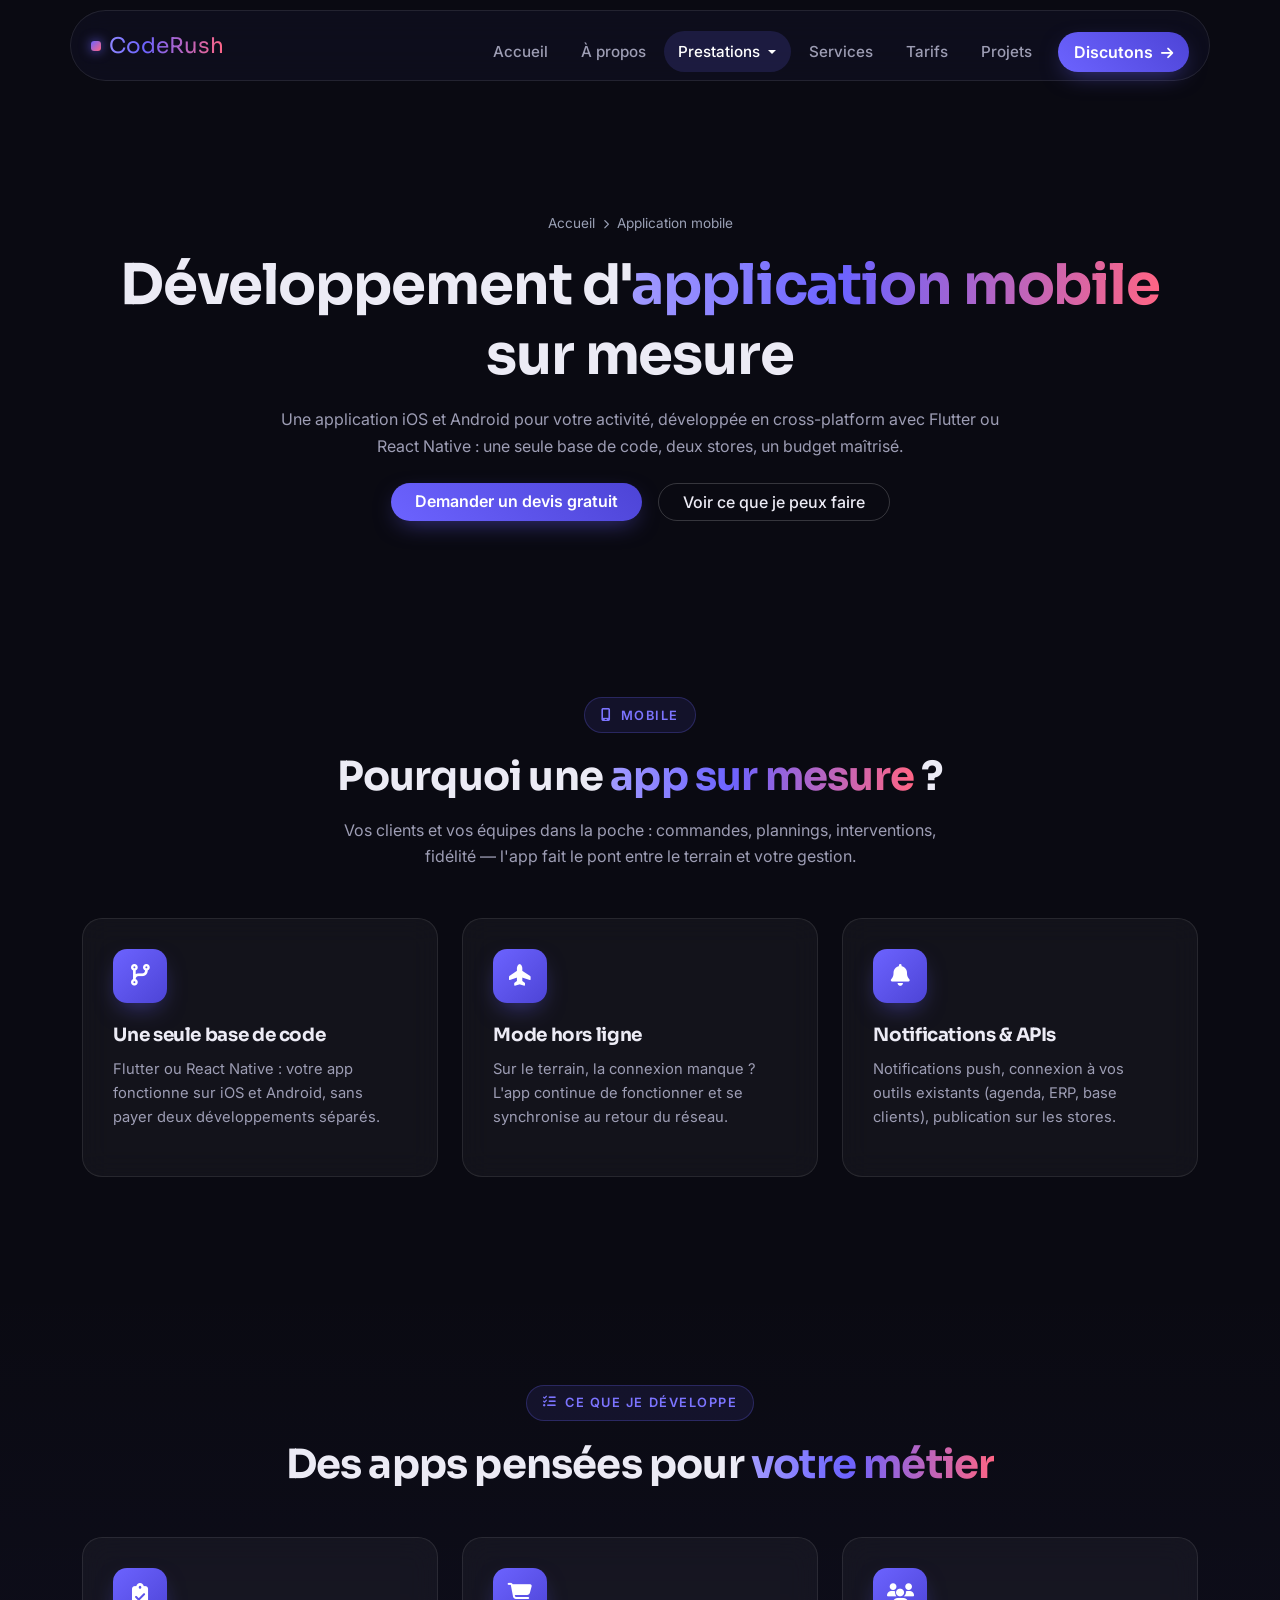
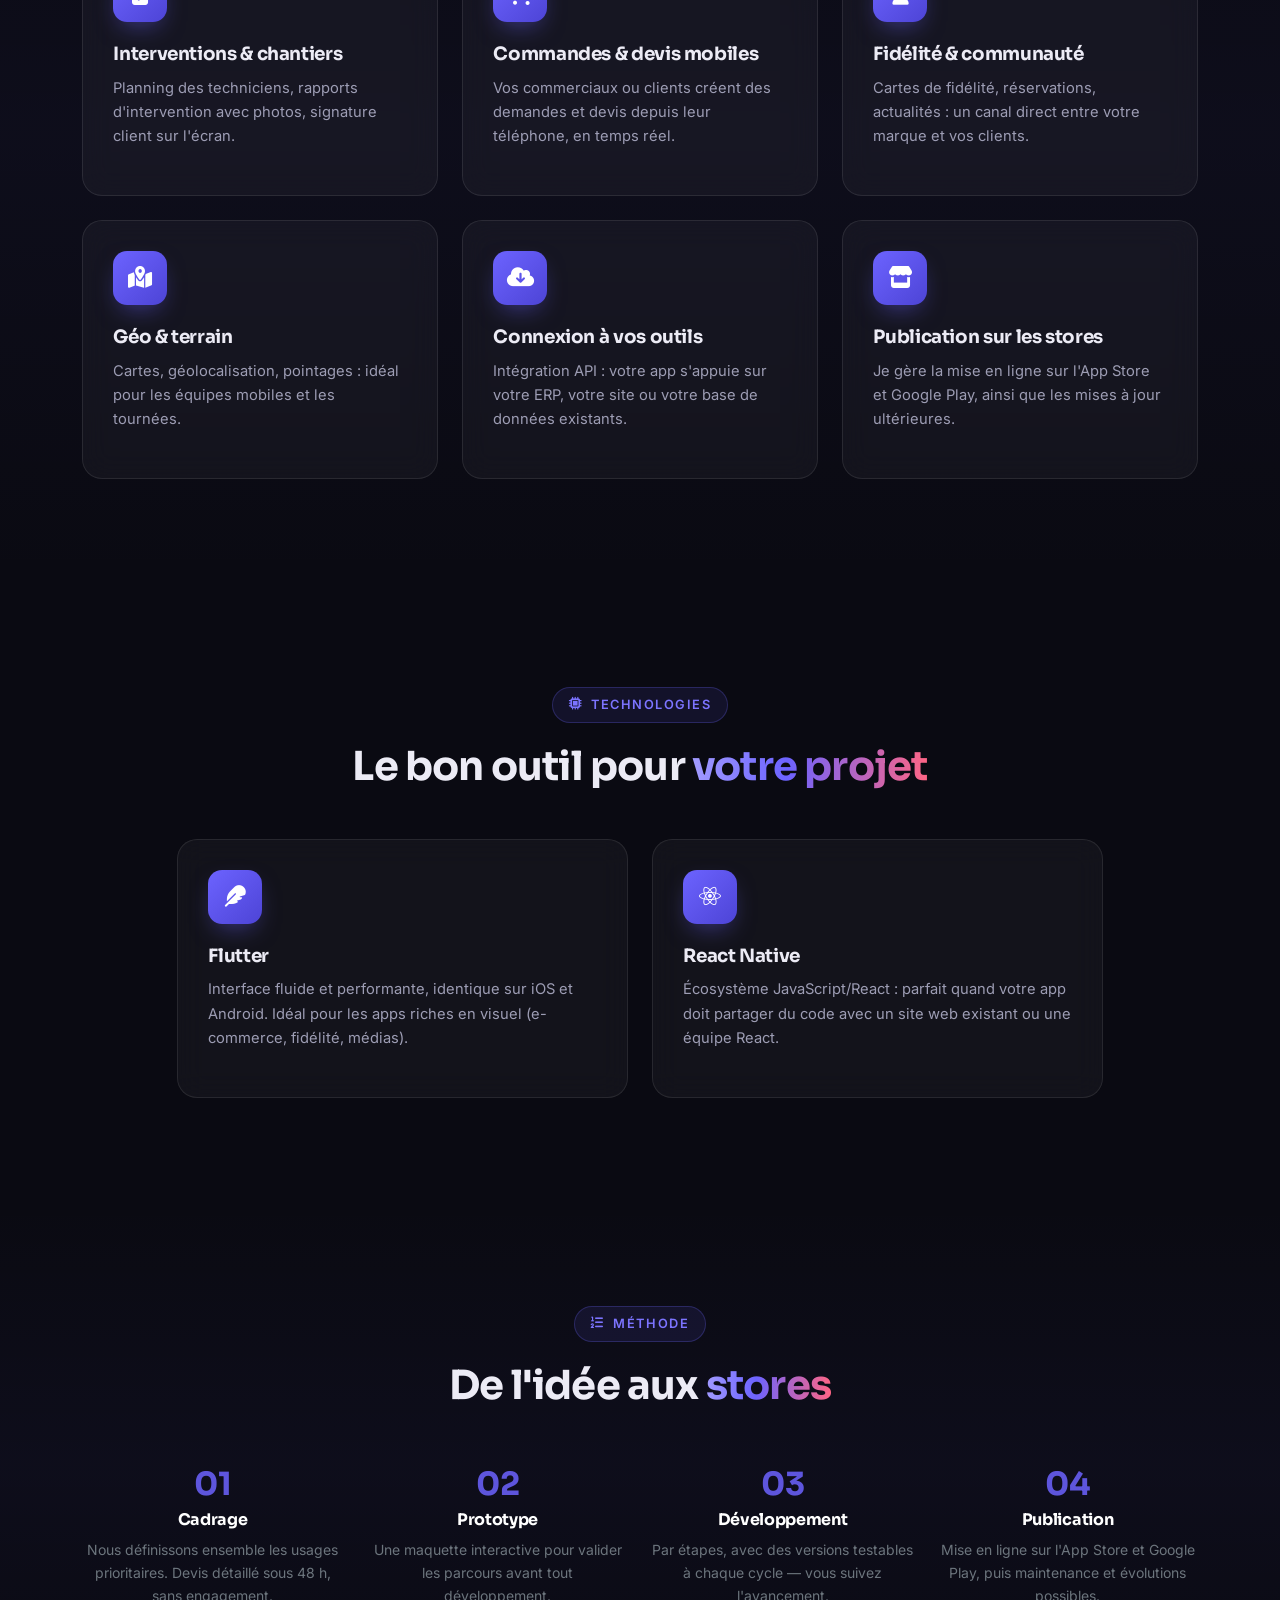
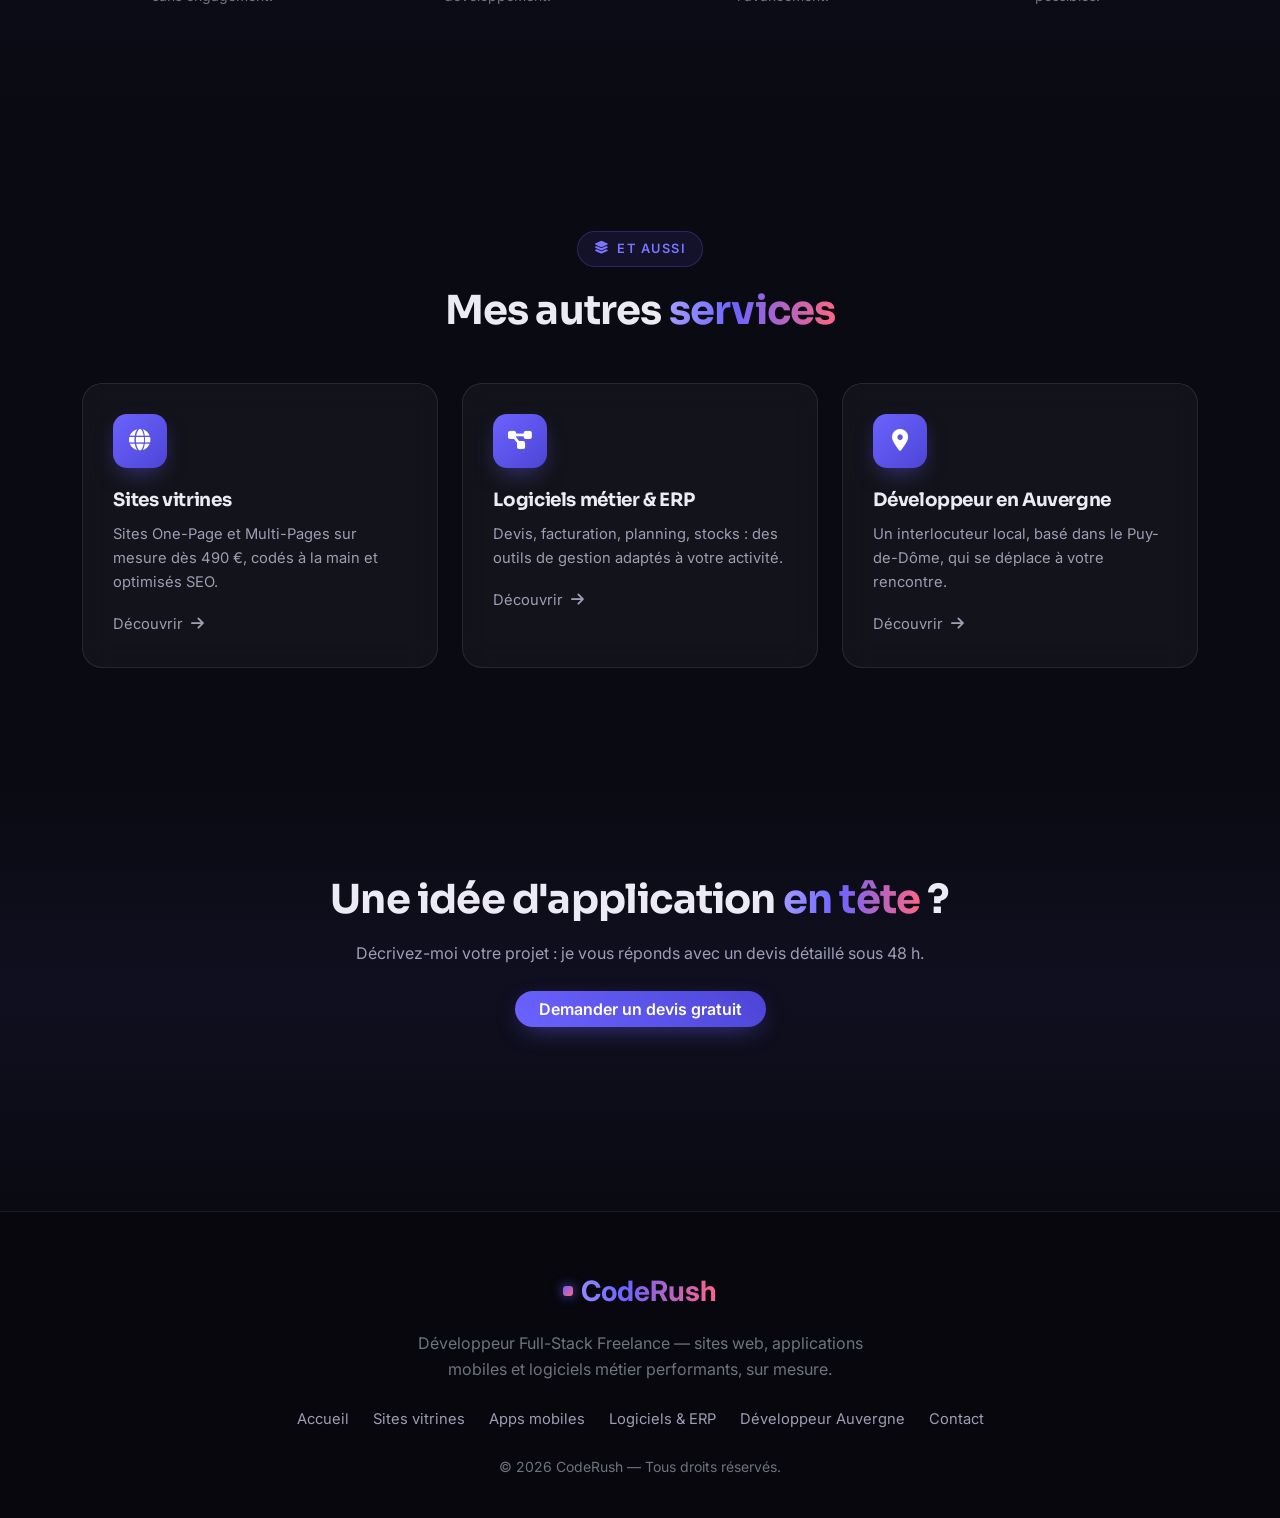
<file: application-mobile.html>
<!DOCTYPE html>
<html lang="fr-FR">
<head>
    <meta charset="UTF-8">
    <meta name="viewport" content="width=device-width, initial-scale=1.0">
    <meta name="google-site-verification" content="MzzdvnJms9jfhmBtzHGOG1rC6vG__gvndeYAR5hFXu0" />
    <title>Développement d'application mobile sur mesure | CodeRush</title>
    <meta name="description" content="App mobile iOS et Android cross-platform (Flutter, React Native) : notifications, mode hors ligne, publication sur les stores. Devis gratuit sous 48 h.">
    <meta name="author" content="CodeRush">
    <meta name="robots" content="index, follow">
    <meta name="theme-color" content="#0a0a12">
    <meta property="og:title" content="Développement d'application mobile sur mesure | CodeRush">
    <meta property="og:description" content="App mobile iOS et Android cross-platform (Flutter, React Native) : notifications, mode hors ligne, publication sur les stores.">
    <meta property="og:type" content="website">
    <meta property="og:url" content="https://www.code-rush.fr/application-mobile">
    <meta property="og:image" content="https://www.code-rush.fr/og-image.jpg">
    <meta property="og:image:width" content="1200">
    <meta property="og:image:height" content="630">
    <meta property="og:image:alt" content="CodeRush — Développement d'application mobile">
    <meta property="og:locale" content="fr_FR">
    <meta property="og:site_name" content="CodeRush">
    <meta name="twitter:card" content="summary_large_image">
    <meta name="twitter:title" content="Développement d'application mobile sur mesure | CodeRush">
    <meta name="twitter:description" content="App mobile iOS et Android cross-platform : notifications, mode hors ligne, stores. Devis sous 48 h.">
    <meta name="twitter:image" content="https://www.code-rush.fr/og-image.jpg">
    <link rel="canonical" href="https://www.code-rush.fr/application-mobile">

    <script type="application/ld+json">
    {
      "@context": "https://schema.org",
      "@graph": [
        {
          "@type": "BreadcrumbList",
          "itemListElement": [
            { "@type": "ListItem", "position": 1, "name": "Accueil", "item": "https://www.code-rush.fr/" },
            { "@type": "ListItem", "position": 2, "name": "Application mobile", "item": "https://www.code-rush.fr/application-mobile" }
          ]
        },
        {
          "@type": "Service",
          "name": "Développement d'application mobile",
          "serviceType": "Développement d'applications mobiles",
          "provider": { "@id": "https://www.code-rush.fr/#person" },
          "areaServed": { "@type": "Country", "name": "France" },
          "description": "Applications mobiles iOS et Android cross-platform développées avec Flutter ou React Native : une seule base de code, notifications push, mode hors ligne, intégration d'APIs, publication sur l'App Store et Google Play."
        }
      ]
    }
    </script>

    <!-- Favicon -->
    <link rel="apple-touch-icon" sizes="180x180" href="/apple-touch-icon.png">
    <link rel="icon" type="image/png" sizes="32x32" href="/favicon-32x32.png">
    <link rel="icon" type="image/png" sizes="16x16" href="/favicon-16x16.png">
    <link rel="manifest" href="/site.webmanifest">

    <!-- Bootstrap CSS -->
    <link rel="preconnect" href="https://cdn.jsdelivr.net" crossorigin>
    <link rel="preconnect" href="https://cdnjs.cloudflare.com" crossorigin>
    <link href="https://cdn.jsdelivr.net/npm/bootstrap@5.3.3/dist/css/bootstrap.min.css" rel="stylesheet">
    <!-- Font Awesome -->
    <link rel="stylesheet" href="https://cdnjs.cloudflare.com/ajax/libs/font-awesome/6.5.2/css/all.min.css">
    <!-- Google Fonts -->
    <link rel="preconnect" href="https://fonts.googleapis.com">
    <link rel="preconnect" href="https://fonts.gstatic.com" crossorigin>
    <link href="https://fonts.googleapis.com/css2?family=Inter:wght@400;500;600;700&family=Sora:wght@600;700;800&display=swap" rel="stylesheet">
    <!-- Feuille de style du site -->
    <link rel="stylesheet" href="css/site.css">

    <style>
        .page-hero { padding: 8.5rem 0 4.5rem; text-align: center; }
        .crumbs { font-size: .85rem; color: #9aa0b5; }
        .crumbs a { color: inherit; text-decoration: none; }
        .crumbs a:hover { color: #fff; }
        .steps-num { font-family: 'Sora', sans-serif; font-size: 2rem; font-weight: 700; color: rgba(108,99,255,.85); }
    </style>
</head>
<body>

    <!-- Navbar -->
    <nav class="navbar navbar-expand-lg fixed-top" aria-label="Navigation principale">
        <div class="container">
            <a class="navbar-brand text-gradient" href="/" aria-label="CodeRush - Accueil">
                <span class="brand-dot" aria-hidden="true"></span>CodeRush
            </a>
            <button class="navbar-toggler" type="button" data-bs-toggle="collapse" data-bs-target="#navbarNav" aria-controls="navbarNav" aria-expanded="false" aria-label="Ouvrir le menu">
                <span class="navbar-toggler-icon"></span>
            </button>
            <div class="collapse navbar-collapse" id="navbarNav">
                                <ul class="navbar-nav ms-auto align-items-lg-center gap-lg-1">
    <li class="nav-item"><a class="nav-link" href="/">Accueil</a></li>
    <li class="nav-item"><a class="nav-link" href="/#about">À propos</a></li>
    <li class="nav-item dropdown">
        <a class="nav-link dropdown-toggle active" href="#" role="button" data-bs-toggle="dropdown" data-bs-auto-close="outside" aria-expanded="false" id="menuPrestations">
            Prestations
        </a>
        <ul class="dropdown-menu" aria-labelledby="menuPrestations">
            <li><a class="dropdown-item" href="/creation-site-vitrine">Sites vitrines</a></li>
            <li><a class="dropdown-item active" aria-current="page" href="/application-mobile">Applications mobiles</a></li>
            <li><a class="dropdown-item" href="/logiciel-metier-erp">Logiciels métier &amp; ERP</a></li>
            <li><a class="dropdown-item" href="/developpeur-freelance-auvergne">Développeur en Auvergne</a></li>
        </ul>
    </li>
    <li class="nav-item"><a class="nav-link" href="/#services">Services</a></li>
    <li class="nav-item"><a class="nav-link" href="/#tarifs">Tarifs</a></li>
    <li class="nav-item"><a class="nav-link" href="/#projects">Projets</a></li>
    <li class="nav-item ms-lg-2 mt-2 mt-lg-0"><a class="btn btn-gradient rounded-pill px-3 py-2" href="/#contact">Discutons <i class="fas fa-arrow-right ms-1 small"></i></a></li>
</ul>
            </div>
        </div>
    </nav>

    <!-- Hero -->
    <header class="page-hero">
        <div class="container">
            <nav class="crumbs mb-3" aria-label="Fil d'Ariane">
                <a href="/">Accueil</a> <i class="fas fa-chevron-right mx-1" aria-hidden="true" style="font-size:.6rem;"></i> Application mobile
            </nav>
            <h1 class="display-4 fw-bold mb-3">Développement d'<span class="text-gradient">application mobile</span> sur mesure</h1>
            <p class="section-lead mx-auto" style="max-width: 720px;">
                Une application iOS et Android pour votre activité, développée en cross-platform avec
                Flutter ou React Native : une seule base de code, deux stores, un budget maîtrisé.
            </p>
            <div class="d-flex justify-content-center gap-3 mt-4 flex-wrap">
                <a href="/#contact" class="btn btn-gradient rounded-pill px-4">Demander un devis gratuit</a>
                <a href="#fonctionnalites" class="btn btn-ghost rounded-pill px-4">Voir ce que je peux faire</a>
            </div>
        </div>
    </header>

    <!-- Pourquoi -->
    <section aria-label="Pourquoi une application mobile">
        <div class="container">
            <div class="text-center mb-5">
                <span class="section-eyebrow"><i class="fas fa-mobile-screen"></i>Mobile</span>
                <h2 class="display-6 fw-bold mb-3">Pourquoi une <span class="text-gradient">app sur mesure</span> ?</h2>
                <p class="section-lead">Vos clients et vos équipes dans la poche : commandes, plannings, interventions, fidélité — l'app fait le pont entre le terrain et votre gestion.</p>
            </div>
            <div class="row g-4">
                <div class="col-md-4">
                    <div class="service-card glass">
                        <div class="service-icon"><i class="fas fa-code-branch"></i></div>
                        <h3>Une seule base de code</h3>
                        <p>Flutter ou React Native : votre app fonctionne sur iOS et Android, sans payer deux développements séparés.</p>
                    </div>
                </div>
                <div class="col-md-4">
                    <div class="service-card glass">
                        <div class="service-icon"><i class="fas fa-plane-up"></i></div>
                        <h3>Mode hors ligne</h3>
                        <p>Sur le terrain, la connexion manque ? L'app continue de fonctionner et se synchronise au retour du réseau.</p>
                    </div>
                </div>
                <div class="col-md-4">
                    <div class="service-card glass">
                        <div class="service-icon"><i class="fas fa-bell"></i></div>
                        <h3>Notifications &amp; APIs</h3>
                        <p>Notifications push, connexion à vos outils existants (agenda, ERP, base clients), publication sur les stores.</p>
                    </div>
                </div>
            </div>
        </div>
    </section>

    <!-- Fonctionnalités -->
    <section id="fonctionnalites" aria-label="Fonctionnalités" style="background: linear-gradient(180deg, transparent, rgba(108,99,255,0.04) 50%, transparent);">
        <div class="container">
            <div class="text-center mb-5">
                <span class="section-eyebrow"><i class="fas fa-list-check"></i>Ce que je développe</span>
                <h2 class="display-6 fw-bold mb-3">Des apps pensées pour <span class="text-gradient">votre métier</span></h2>
            </div>
            <div class="row g-4">
                <div class="col-md-6 col-lg-4">
                    <div class="service-card glass">
                        <div class="service-icon"><i class="fas fa-clipboard-check"></i></div>
                        <h3>Interventions &amp; chantiers</h3>
                        <p>Planning des techniciens, rapports d'intervention avec photos, signature client sur l'écran.</p>
                    </div>
                </div>
                <div class="col-md-6 col-lg-4">
                    <div class="service-card glass">
                        <div class="service-icon"><i class="fas fa-cart-shopping"></i></div>
                        <h3>Commandes &amp; devis mobiles</h3>
                        <p>Vos commerciaux ou clients créent des demandes et devis depuis leur téléphone, en temps réel.</p>
                    </div>
                </div>
                <div class="col-md-6 col-lg-4">
                    <div class="service-card glass">
                        <div class="service-icon"><i class="fas fa-users"></i></div>
                        <h3>Fidélité &amp; communauté</h3>
                        <p>Cartes de fidélité, réservations, actualités : un canal direct entre votre marque et vos clients.</p>
                    </div>
                </div>
                <div class="col-md-6 col-lg-4">
                    <div class="service-card glass">
                        <div class="service-icon"><i class="fas fa-map-location-dot"></i></div>
                        <h3>Géo &amp; terrain</h3>
                        <p>Cartes, géolocalisation, pointages : idéal pour les équipes mobiles et les tournées.</p>
                    </div>
                </div>
                <div class="col-md-6 col-lg-4">
                    <div class="service-card glass">
                        <div class="service-icon"><i class="fas fa-cloud-arrow-down"></i></div>
                        <h3>Connexion à vos outils</h3>
                        <p>Intégration API : votre app s'appuie sur votre ERP, votre site ou votre base de données existants.</p>
                    </div>
                </div>
                <div class="col-md-6 col-lg-4">
                    <div class="service-card glass">
                        <div class="service-icon"><i class="fas fa-store"></i></div>
                        <h3>Publication sur les stores</h3>
                        <p>Je gère la mise en ligne sur l'App Store et Google Play, ainsi que les mises à jour ultérieures.</p>
                    </div>
                </div>
            </div>
        </div>
    </section>

    <!-- Technos -->
    <section aria-label="Technologies">
        <div class="container">
            <div class="text-center mb-5">
                <span class="section-eyebrow"><i class="fas fa-microchip"></i>Technologies</span>
                <h2 class="display-6 fw-bold mb-3">Le bon outil pour <span class="text-gradient">votre projet</span></h2>
            </div>
            <div class="row g-4 justify-content-center">
                <div class="col-md-5">
                    <div class="service-card glass">
                        <div class="service-icon"><i class="fas fa-feather"></i></div>
                        <h3>Flutter</h3>
                        <p>Interface fluide et performante, identique sur iOS et Android. Idéal pour les apps riches en visuel (e-commerce, fidélité, médias).</p>
                    </div>
                </div>
                <div class="col-md-5">
                    <div class="service-card glass">
                        <div class="service-icon"><i class="fab fa-react"></i></div>
                        <h3>React Native</h3>
                        <p>Écosystème JavaScript/React : parfait quand votre app doit partager du code avec un site web existant ou une équipe React.</p>
                    </div>
                </div>
            </div>
        </div>
    </section>

    <!-- Process -->
    <section aria-label="Comment ça se passe" style="background: linear-gradient(180deg, transparent, rgba(108,99,255,0.04) 50%, transparent);">
        <div class="container">
            <div class="text-center mb-5">
                <span class="section-eyebrow"><i class="fas fa-list-ol"></i>Méthode</span>
                <h2 class="display-6 fw-bold mb-3">De l'idée aux <span class="text-gradient">stores</span></h2>
            </div>
            <div class="row g-4">
                <div class="col-md-3 text-center">
                    <div class="steps-num">01</div>
                    <h3 class="h6 fw-bold text-white">Cadrage</h3>
                    <p class="text-secondary small">Nous définissons ensemble les usages prioritaires. Devis détaillé sous 48&nbsp;h, sans engagement.</p>
                </div>
                <div class="col-md-3 text-center">
                    <div class="steps-num">02</div>
                    <h3 class="h6 fw-bold text-white">Prototype</h3>
                    <p class="text-secondary small">Une maquette interactive pour valider les parcours avant tout développement.</p>
                </div>
                <div class="col-md-3 text-center">
                    <div class="steps-num">03</div>
                    <h3 class="h6 fw-bold text-white">Développement</h3>
                    <p class="text-secondary small">Par étapes, avec des versions testables à chaque cycle — vous suivez l'avancement.</p>
                </div>
                <div class="col-md-3 text-center">
                    <div class="steps-num">04</div>
                    <h3 class="h6 fw-bold text-white">Publication</h3>
                    <p class="text-secondary small">Mise en ligne sur l'App Store et Google Play, puis maintenance et évolutions possibles.</p>
                </div>
            </div>
        </div>
    </section>

    <!-- Autres services -->
    <section aria-label="Autres services">
        <div class="container">
            <div class="text-center mb-5">
                <span class="section-eyebrow"><i class="fas fa-layer-group"></i>Et aussi</span>
                <h2 class="display-6 fw-bold mb-3">Mes autres <span class="text-gradient">services</span></h2>
            </div>
            <div class="row g-4 justify-content-center">
                <div class="col-md-4">
                    <div class="service-card glass lift">
                        <div class="service-icon"><i class="fas fa-globe"></i></div>
                        <h3>Sites vitrines</h3>
                        <p>Sites One-Page et Multi-Pages sur mesure dès 490&nbsp;€, codés à la main et optimisés SEO.</p>
                        <a href="/creation-site-vitrine" class="footer-link small stretched-link">Découvrir <i class="fas fa-arrow-right ms-1" aria-hidden="true"></i></a>
                    </div>
                </div>
                <div class="col-md-4">
                    <div class="service-card glass lift">
                        <div class="service-icon"><i class="fas fa-diagram-project"></i></div>
                        <h3>Logiciels métier &amp; ERP</h3>
                        <p>Devis, facturation, planning, stocks : des outils de gestion adaptés à votre activité.</p>
                        <a href="/logiciel-metier-erp" class="footer-link small stretched-link">Découvrir <i class="fas fa-arrow-right ms-1" aria-hidden="true"></i></a>
                    </div>
                </div>
                <div class="col-md-4">
                    <div class="service-card glass lift">
                        <div class="service-icon"><i class="fas fa-location-dot"></i></div>
                        <h3>Développeur en Auvergne</h3>
                        <p>Un interlocuteur local, basé dans le Puy-de-Dôme, qui se déplace à votre rencontre.</p>
                        <a href="/developpeur-freelance-auvergne" class="footer-link small stretched-link">Découvrir <i class="fas fa-arrow-right ms-1" aria-hidden="true"></i></a>
                    </div>
                </div>
            </div>
        </div>
    </section>

    <!-- CTA final -->
    <section aria-label="Contact" style="background: linear-gradient(180deg, transparent, rgba(108,99,255,0.06) 50%, transparent);">
        <div class="container text-center" style="padding-bottom: 5rem;">
            <h2 class="display-6 fw-bold mb-3">Une idée d'application <span class="text-gradient">en tête</span> ?</h2>
            <p class="section-lead mb-4">Décrivez-moi votre projet : je vous réponds avec un devis détaillé sous 48&nbsp;h.</p>
            <a href="/#contact" class="btn btn-gradient rounded-pill px-4">Demander un devis gratuit</a>
        </div>
    </section>

    <!-- Footer -->
    <footer>
        <div class="container">
            <div class="text-center">
                <a href="/" class="d-inline-flex align-items-center gap-2 mb-3 text-gradient text-decoration-none fs-3 fw-bold" aria-label="CodeRush - Accueil">
                    <span class="brand-dot" aria-hidden="true"></span>CodeRush
                </a>
                <p class="text-secondary mb-4 mx-auto" style="max-width: 460px;">
                    Développeur Full-Stack Freelance — sites web, applications mobiles et logiciels métier performants, sur mesure.
                </p>
                <nav class="d-flex justify-content-center gap-4 mb-4 flex-wrap" aria-label="Pied de page">
                    <a href="/" class="footer-link">Accueil</a>
                    <a href="/creation-site-vitrine" class="footer-link">Sites vitrines</a>
                    <a href="/application-mobile" class="footer-link">Apps mobiles</a>
                    <a href="/logiciel-metier-erp" class="footer-link">Logiciels &amp; ERP</a>
                    <a href="/developpeur-freelance-auvergne" class="footer-link">Développeur Auvergne</a>
                    <a href="/#contact" class="footer-link">Contact</a>
                </nav>
                <p class="text-secondary small mb-0">&copy; 2026 CodeRush — Tous droits réservés.</p>
            </div>
        </div>
    </footer>

    <!-- Bootstrap JS -->
    <script src="https://cdn.jsdelivr.net/npm/bootstrap@5.3.3/dist/js/bootstrap.bundle.min.js"></script>
</body>
</html>
</file>
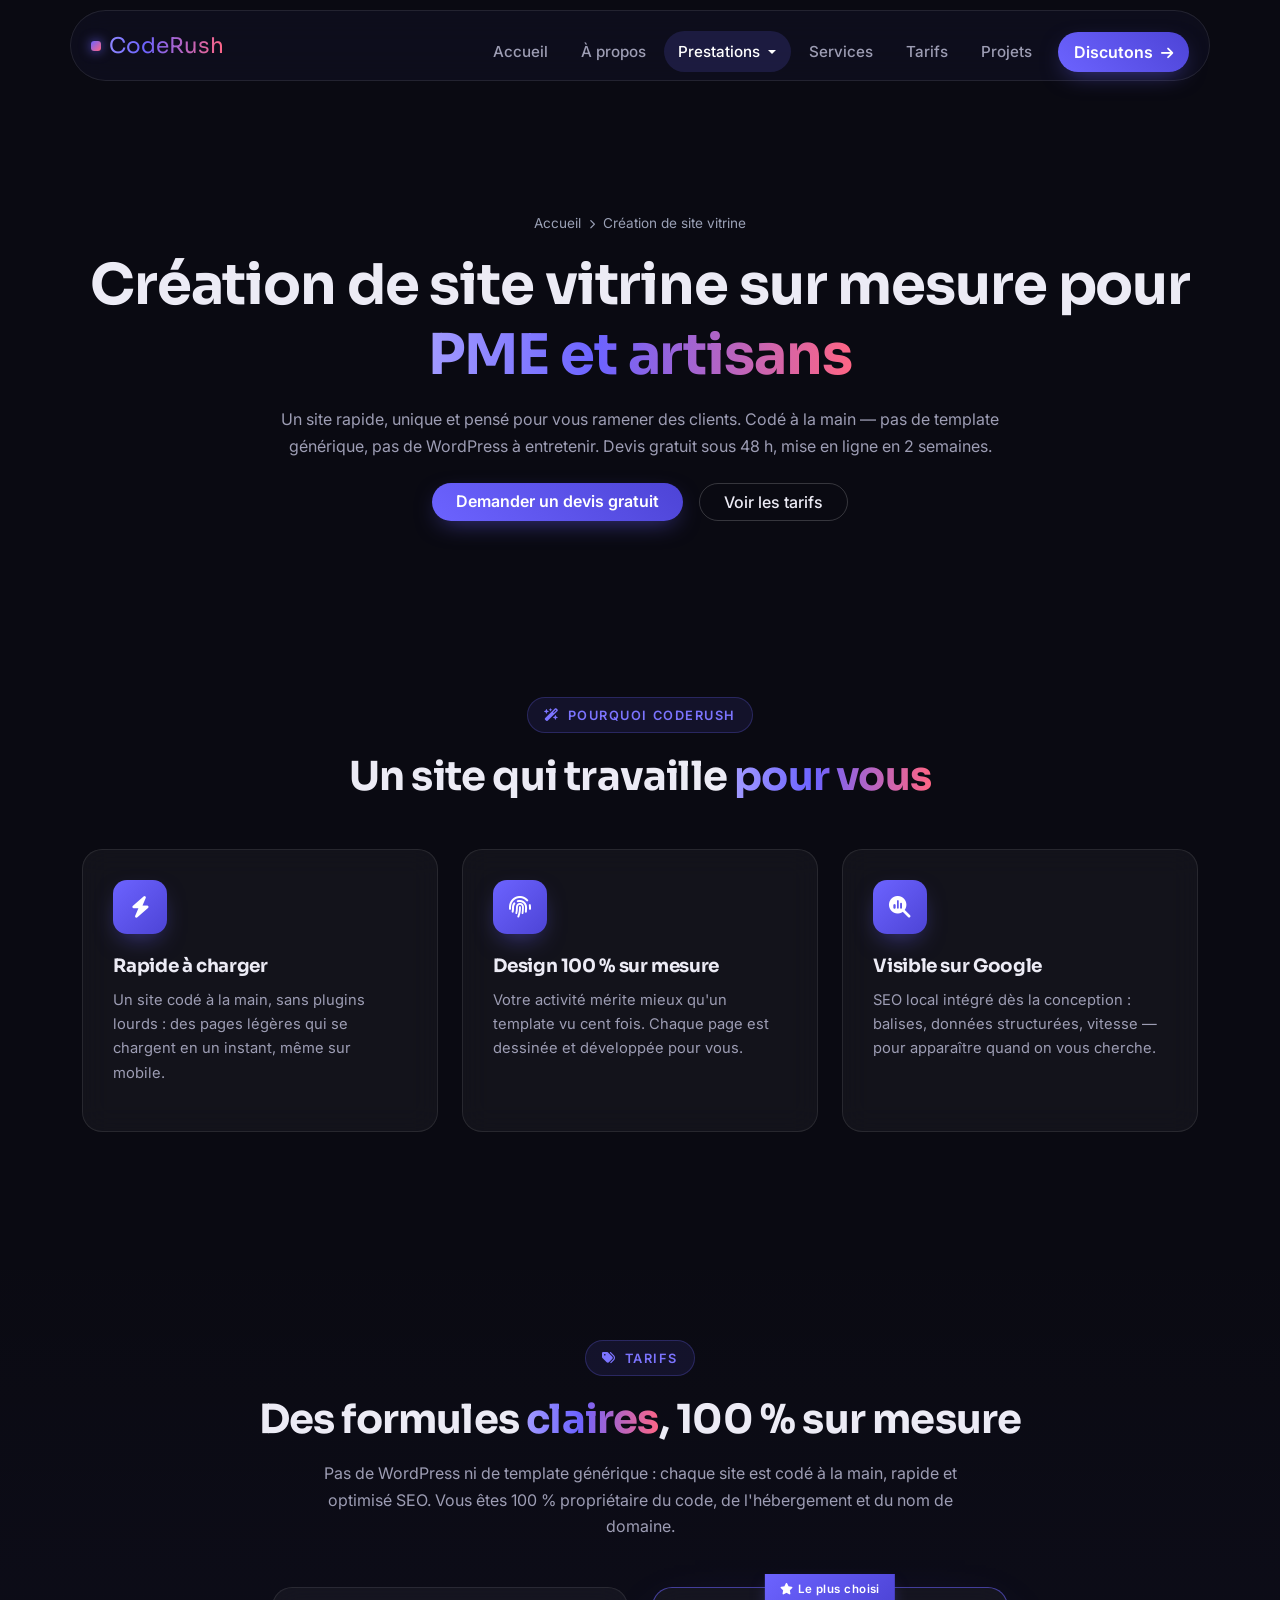
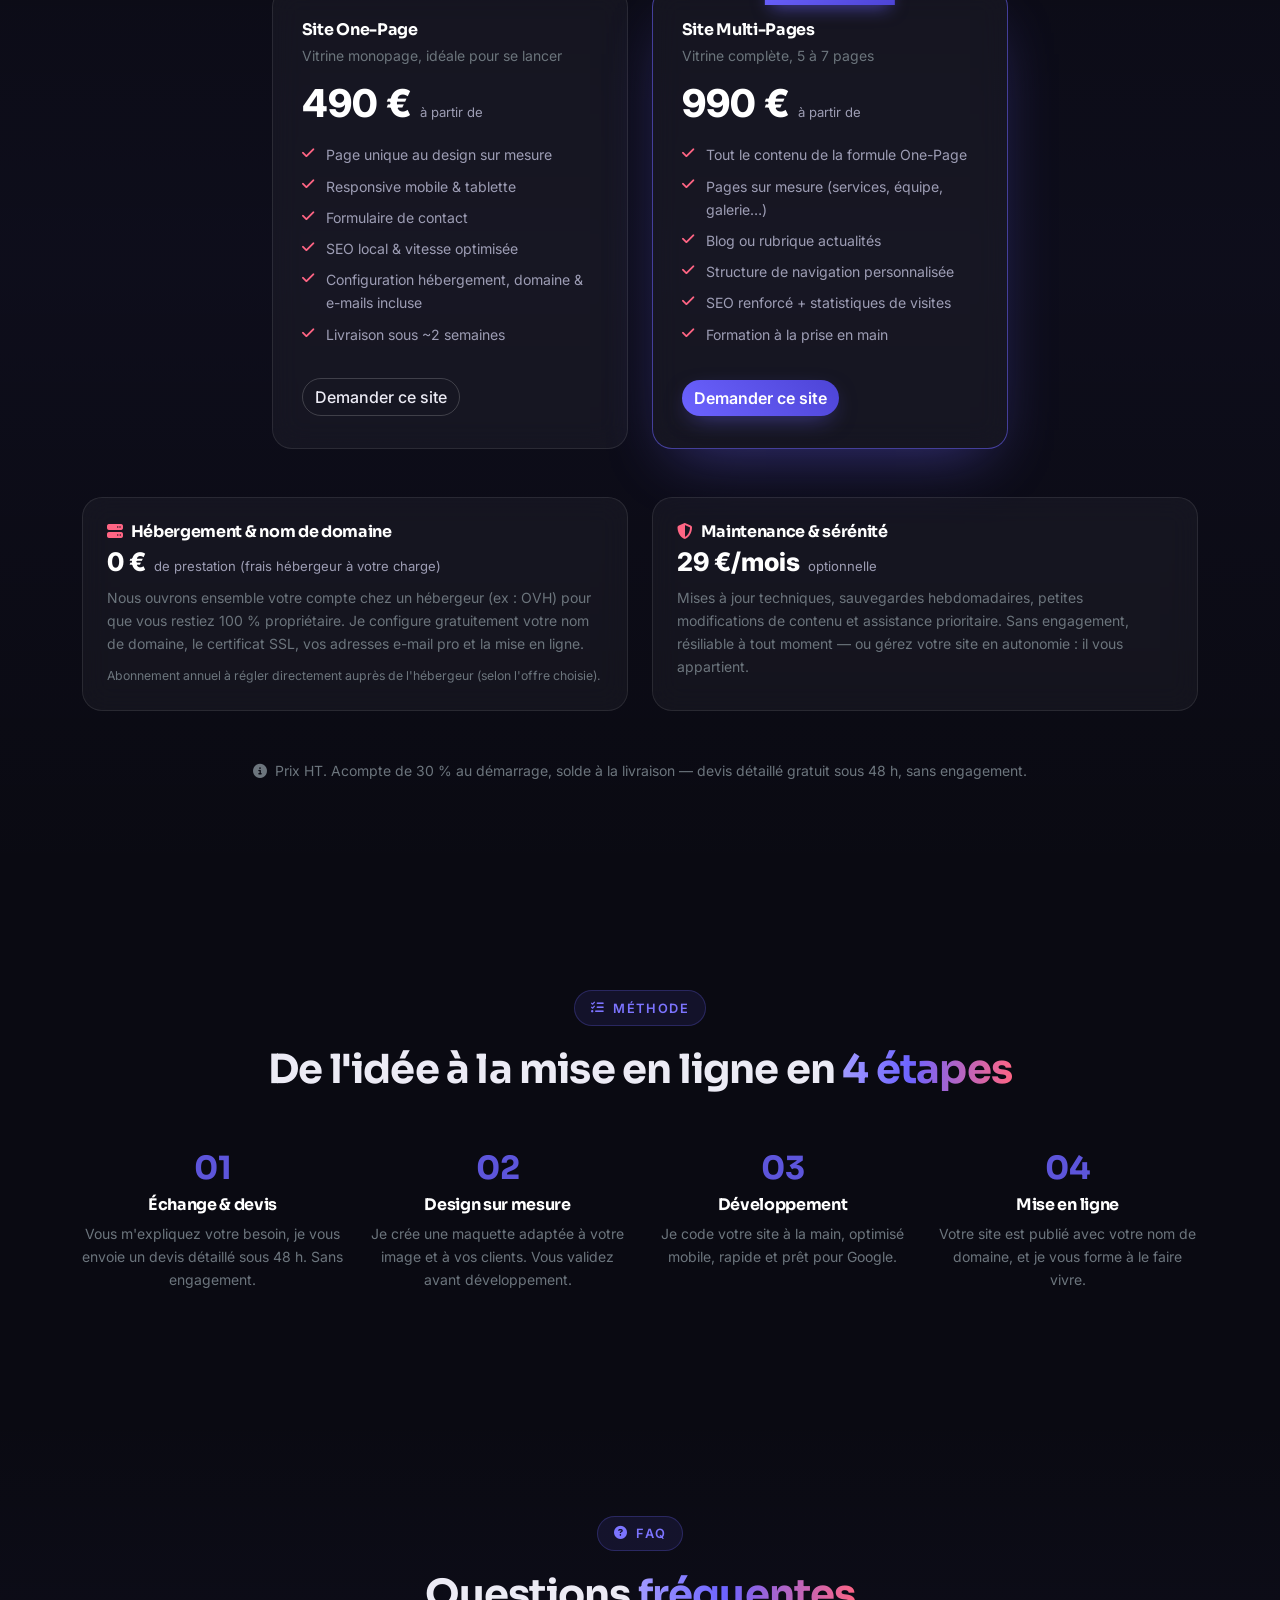
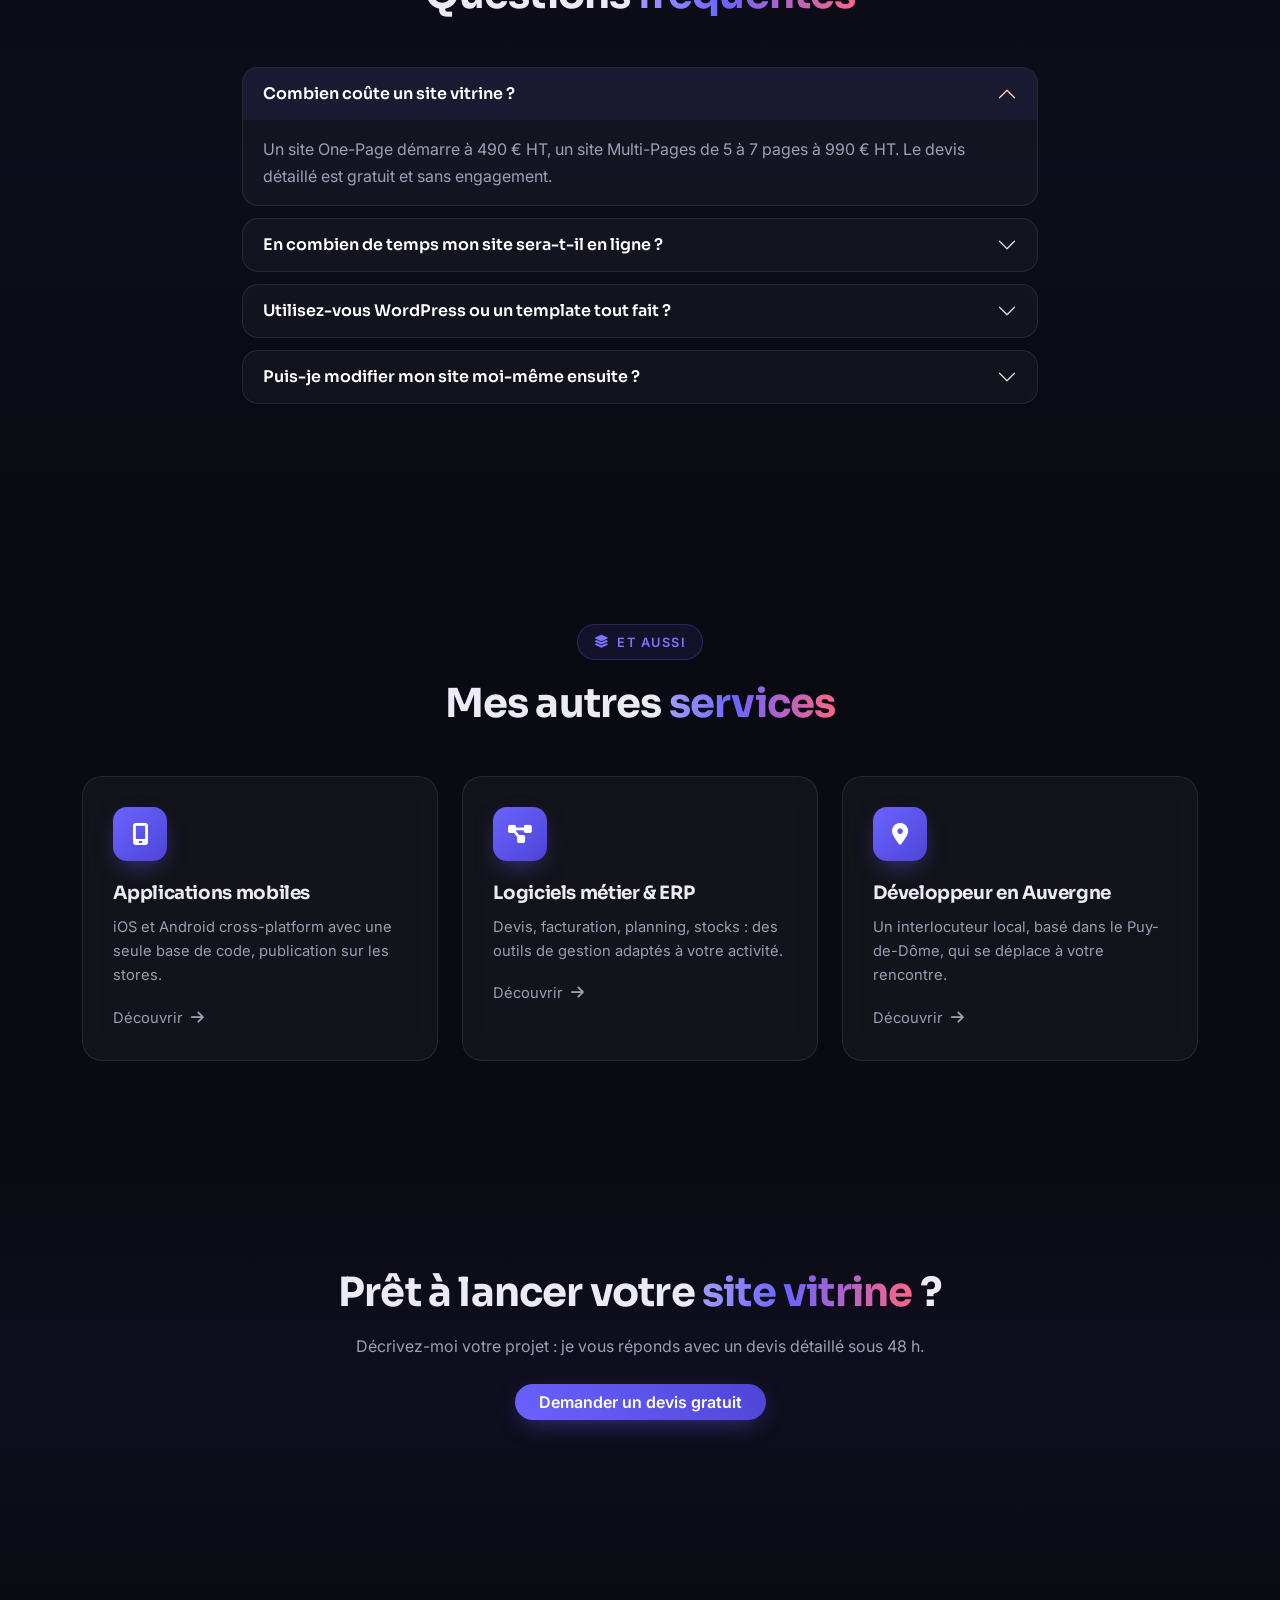
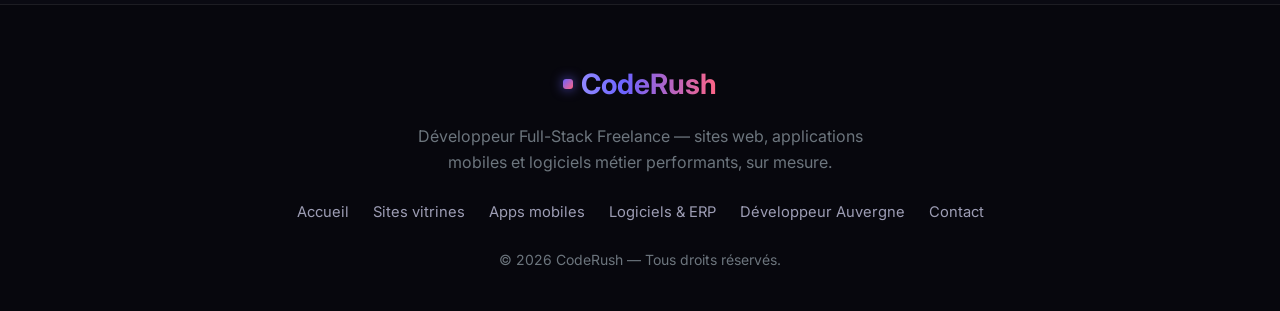
<file: creation-site-vitrine.html>
<!DOCTYPE html>
<html lang="fr-FR">
<head>
    <meta charset="UTF-8">
    <meta name="viewport" content="width=device-width, initial-scale=1.0">
    <meta name="google-site-verification" content="MzzdvnJms9jfhmBtzHGOG1rC6vG__gvndeYAR5hFXu0" />
    <title>Création de site vitrine sur mesure dès 490 € | CodeRush</title>
    <meta name="description" content="Site vitrine sur mesure pour PME et artisans : One-Page dès 490 €, Multi-Pages dès 990 €. Codé à la main, rapide et optimisé SEO. Devis sous 48 h.">
    <meta name="author" content="CodeRush">
    <meta name="robots" content="index, follow">
    <meta name="theme-color" content="#0a0a12">
    <meta property="og:title" content="Création de site vitrine sur mesure dès 490 € | CodeRush">
    <meta property="og:description" content="Site vitrine sur mesure pour PME et artisans : One-Page dès 490 €, Multi-Pages dès 990 €. Codé à la main, rapide et optimisé SEO.">
    <meta property="og:type" content="website">
    <meta property="og:url" content="https://www.code-rush.fr/creation-site-vitrine">
    <meta property="og:image" content="https://www.code-rush.fr/og-image.jpg">
    <meta property="og:image:width" content="1200">
    <meta property="og:image:height" content="630">
    <meta property="og:image:alt" content="CodeRush — Création de site vitrine sur mesure">
    <meta property="og:locale" content="fr_FR">
    <meta property="og:site_name" content="CodeRush">
    <meta name="twitter:card" content="summary_large_image">
    <meta name="twitter:title" content="Création de site vitrine sur mesure dès 490 € | CodeRush">
    <meta name="twitter:description" content="Site vitrine sur mesure pour PME et artisans : One-Page dès 490 €, Multi-Pages dès 990 €.">
    <meta name="twitter:image" content="https://www.code-rush.fr/og-image.jpg">
    <link rel="canonical" href="https://www.code-rush.fr/creation-site-vitrine">

    <script type="application/ld+json">
    {
      "@context": "https://schema.org",
      "@graph": [
        {
          "@type": "BreadcrumbList",
          "itemListElement": [
            { "@type": "ListItem", "position": 1, "name": "Accueil", "item": "https://www.code-rush.fr/" },
            { "@type": "ListItem", "position": 2, "name": "Création de site vitrine", "item": "https://www.code-rush.fr/creation-site-vitrine" }
          ]
        },
        {
          "@type": "Service",
          "name": "Création de site vitrine sur mesure",
          "serviceType": "Création de site web vitrine",
          "provider": { "@id": "https://www.code-rush.fr/#person" },
          "areaServed": { "@type": "Country", "name": "France" },
          "description": "Sites vitrines One-Page et Multi-Pages codés à la main pour PME, artisans et indépendants : design sur mesure, responsive, SEO local, livraison sous 2 semaines.",
          "offers": [
            { "@type": "Offer", "name": "Site One-Page", "price": "490", "priceCurrency": "EUR", "description": "Vitrine monopage au design sur mesure, responsive, formulaire de contact, SEO local, mise en ligne incluse." },
            { "@type": "Offer", "name": "Site Multi-Pages", "price": "990", "priceCurrency": "EUR", "description": "Vitrine complète de 5 à 7 pages sur mesure, blog, emails professionnels, SEO renforcé, formation incluse." }
          ]
        },
        {
          "@type": "FAQPage",
          "mainEntity": [
            { "@type": "Question", "name": "Combien coûte un site vitrine ?", "acceptedAnswer": { "@type": "Answer", "text": "Un site vitrine One-Page démarre à 490 € HT et un site Multi-Pages de 5 à 7 pages à 990 € HT. Devis détaillé gratuit sous 48 h, sans engagement." } },
            { "@type": "Question", "name": "En combien de temps mon site sera-t-il en ligne ?", "acceptedAnswer": { "@type": "Answer", "text": "En moyenne 2 semaines : 48 h pour le devis, quelques jours pour le design, puis la mise en ligne une fois votre contenu validé." } },
            { "@type": "Question", "name": "Utilisez-vous WordPress ou un template tout fait ?", "acceptedAnswer": { "@type": "Answer", "text": "Non. Chaque site est codé à la main : plus rapide à charger, plus sûr, et parfaitement adapté à votre activité. Le code vous appartient." } },
            { "@type": "Question", "name": "Puis-je modifier mon site moi-même ensuite ?", "acceptedAnswer": { "@type": "Answer", "text": "Oui. Vous recevez une formation à la prise en main, et une option de maintenance à 29 €/mois est disponible si vous préférez déléguer." } }
          ]
        }
      ]
    }
    </script>

    <!-- Favicon -->
    <link rel="apple-touch-icon" sizes="180x180" href="/apple-touch-icon.png">
    <link rel="icon" type="image/png" sizes="32x32" href="/favicon-32x32.png">
    <link rel="icon" type="image/png" sizes="16x16" href="/favicon-16x16.png">
    <link rel="manifest" href="/site.webmanifest">

    <!-- Bootstrap CSS -->
    <link rel="preconnect" href="https://cdn.jsdelivr.net" crossorigin>
    <link rel="preconnect" href="https://cdnjs.cloudflare.com" crossorigin>
    <link href="https://cdn.jsdelivr.net/npm/bootstrap@5.3.3/dist/css/bootstrap.min.css" rel="stylesheet">
    <!-- Font Awesome -->
    <link rel="stylesheet" href="https://cdnjs.cloudflare.com/ajax/libs/font-awesome/6.5.2/css/all.min.css">
    <!-- Google Fonts -->
    <link rel="preconnect" href="https://fonts.googleapis.com">
    <link rel="preconnect" href="https://fonts.gstatic.com" crossorigin>
    <link href="https://fonts.googleapis.com/css2?family=Inter:wght@400;500;600;700&family=Sora:wght@600;700;800&display=swap" rel="stylesheet">
    <!-- Feuille de style du site -->
    <link rel="stylesheet" href="css/site.css">

    <style>
        .page-hero { padding: 8.5rem 0 4.5rem; text-align: center; }
        .crumbs { font-size: .85rem; color: #9aa0b5; }
        .crumbs a { color: inherit; text-decoration: none; }
        .crumbs a:hover { color: #fff; }
        .faq .accordion-item { background: rgba(255,255,255,.03); border: 1px solid rgba(255,255,255,.09); border-radius: 1rem; margin-bottom: .75rem; overflow: hidden; }
        .faq .accordion-button { background: transparent; color: #fff; font-weight: 600; box-shadow: none; }
        .faq .accordion-button:not(.collapsed) { background: rgba(108,99,255,.08); color: #fff; }
        .faq .accordion-button::after { filter: invert(1); }
        .faq .accordion-body { color: #9aa0b5; }
        .steps-num { font-family: 'Sora', sans-serif; font-size: 2rem; font-weight: 700; color: rgba(108,99,255,.85); }
    </style>
</head>
<body>

    <!-- Navbar -->
    <nav class="navbar navbar-expand-lg fixed-top" aria-label="Navigation principale">
        <div class="container">
            <a class="navbar-brand text-gradient" href="/" aria-label="CodeRush - Accueil">
                <span class="brand-dot" aria-hidden="true"></span>CodeRush
            </a>
            <button class="navbar-toggler" type="button" data-bs-toggle="collapse" data-bs-target="#navbarNav" aria-controls="navbarNav" aria-expanded="false" aria-label="Ouvrir le menu">
                <span class="navbar-toggler-icon"></span>
            </button>
            <div class="collapse navbar-collapse" id="navbarNav">
                                <ul class="navbar-nav ms-auto align-items-lg-center gap-lg-1">
    <li class="nav-item"><a class="nav-link" href="/">Accueil</a></li>
    <li class="nav-item"><a class="nav-link" href="/#about">À propos</a></li>
    <li class="nav-item dropdown">
        <a class="nav-link dropdown-toggle active" href="#" role="button" data-bs-toggle="dropdown" data-bs-auto-close="outside" aria-expanded="false" id="menuPrestations">
            Prestations
        </a>
        <ul class="dropdown-menu" aria-labelledby="menuPrestations">
            <li><a class="dropdown-item active" aria-current="page" href="/creation-site-vitrine">Sites vitrines</a></li>
            <li><a class="dropdown-item" href="/application-mobile">Applications mobiles</a></li>
            <li><a class="dropdown-item" href="/logiciel-metier-erp">Logiciels métier &amp; ERP</a></li>
            <li><a class="dropdown-item" href="/developpeur-freelance-auvergne">Développeur en Auvergne</a></li>
        </ul>
    </li>
    <li class="nav-item"><a class="nav-link" href="/#services">Services</a></li>
    <li class="nav-item"><a class="nav-link" href="/#tarifs">Tarifs</a></li>
    <li class="nav-item"><a class="nav-link" href="/#projects">Projets</a></li>
    <li class="nav-item ms-lg-2 mt-2 mt-lg-0"><a class="btn btn-gradient rounded-pill px-3 py-2" href="/#contact">Discutons <i class="fas fa-arrow-right ms-1 small"></i></a></li>
</ul>
            </div>
        </div>
    </nav>

    <!-- Hero -->
    <header class="page-hero">
        <div class="container">
            <nav class="crumbs mb-3" aria-label="Fil d'Ariane">
                <a href="/">Accueil</a> <i class="fas fa-chevron-right mx-1" aria-hidden="true" style="font-size:.6rem;"></i> Création de site vitrine
            </nav>
            <h1 class="display-4 fw-bold mb-3">Création de site vitrine sur mesure pour <span class="text-gradient">PME et artisans</span></h1>
            <p class="section-lead mx-auto" style="max-width: 720px;">
                Un site rapide, unique et pensé pour vous ramener des clients. Codé à la main — pas de template générique,
                pas de WordPress à entretenir. Devis gratuit sous 48&nbsp;h, mise en ligne en 2 semaines.
            </p>
            <div class="d-flex justify-content-center gap-3 mt-4 flex-wrap">
                <a href="/#contact" class="btn btn-gradient rounded-pill px-4">Demander un devis gratuit</a>
                <a href="#tarifs" class="btn btn-ghost rounded-pill px-4">Voir les tarifs</a>
            </div>
        </div>
    </header>

    <!-- Pourquoi -->
    <section aria-label="Pourquoi un site sur mesure">
        <div class="container">
            <div class="text-center mb-5">
                <span class="section-eyebrow"><i class="fas fa-wand-magic-sparkles"></i>Pourquoi CodeRush</span>
                <h2 class="display-6 fw-bold mb-3">Un site qui travaille <span class="text-gradient">pour vous</span></h2>
            </div>
            <div class="row g-4">
                <div class="col-md-4">
                    <div class="service-card glass">
                        <div class="service-icon"><i class="fas fa-bolt"></i></div>
                        <h3>Rapide à charger</h3>
                        <p>Un site codé à la main, sans plugins lourds : des pages légères qui se chargent en un instant, même sur mobile.</p>
                    </div>
                </div>
                <div class="col-md-4">
                    <div class="service-card glass">
                        <div class="service-icon"><i class="fas fa-fingerprint"></i></div>
                        <h3>Design 100&nbsp;% sur mesure</h3>
                        <p>Votre activité mérite mieux qu'un template vu cent fois. Chaque page est dessinée et développée pour vous.</p>
                    </div>
                </div>
                <div class="col-md-4">
                    <div class="service-card glass">
                        <div class="service-icon"><i class="fas fa-magnifying-glass-chart"></i></div>
                        <h3>Visible sur Google</h3>
                        <p>SEO local intégré dès la conception : balises, données structurées, vitesse — pour apparaître quand on vous cherche.</p>
                    </div>
                </div>
            </div>
        </div>
    </section>

    <!-- Tarifs -->
    <section id="tarifs" aria-label="Tarifs" style="background: linear-gradient(180deg, transparent, rgba(108,99,255,0.04) 50%, transparent);">
        <div class="container">
            <div class="text-center mb-5">
                <span class="section-eyebrow"><i class="fas fa-tags" aria-hidden="true"></i>Tarifs</span>
                <h2 class="display-6 fw-bold mb-3">Des formules <span class="text-gradient">claires</span>, 100&nbsp;% sur mesure</h2>
                <p class="section-lead">Pas de WordPress ni de template générique : chaque site est codé à la main, rapide et optimisé SEO. Vous êtes 100&nbsp;% propriétaire du code, de l'hébergement et du nom de domaine.</p>
            </div>

            <div class="row g-4 justify-content-center">
                <div class="col-md-6 col-lg-4">
                    <div class="price-card glass">
                        <h3 class="h6 fw-bold text-white mb-1">Site One-Page</h3>
                        <p class="text-secondary small mb-3">Vitrine monopage, idéale pour se lancer</p>
                        <div class="d-flex align-items-baseline gap-2 mb-1">                            
                            <span class="price-value">490&nbsp;€</span>
                            <span class="price-unit">à partir de</span>
                        </div>
                        <ul class="mt-3 mb-4">
                            <li><i class="fas fa-check" aria-hidden="true"></i>Page unique au design sur mesure</li>
                            <li><i class="fas fa-check" aria-hidden="true"></i>Responsive mobile &amp; tablette</li>
                            <li><i class="fas fa-check" aria-hidden="true"></i>Formulaire de contact</li>
                            <li><i class="fas fa-check" aria-hidden="true"></i>SEO local &amp; vitesse optimisée</li>
                            <li><i class="fas fa-check" aria-hidden="true"></i>Configuration hébergement, domaine &amp; e-mails incluse</li>
                            <li><i class="fas fa-check" aria-hidden="true"></i>Livraison sous ~2 semaines</li>
                        </ul>
                        <a href="/#contact" class="btn btn-ghost rounded-pill">Demander ce site</a>
                    </div>
                </div>

                <div class="col-md-6 col-lg-4">
                    <div class="price-card glass price-featured">
                        <span class="price-badge"><i class="fas fa-star me-1" aria-hidden="true"></i>Le plus choisi</span>
                        <h3 class="h6 fw-bold text-white mb-1">Site Multi-Pages</h3>
                        <p class="text-secondary small mb-3">Vitrine complète, 5 à 7 pages</p>
                        <div class="d-flex align-items-baseline gap-2 mb-1">
                            <span class="price-value">990&nbsp;€</span>
                            <span class="price-unit">à partir de</span>                            
                        </div>
                        <ul class="mt-3 mb-4">
                            <li><i class="fas fa-check" aria-hidden="true"></i>Tout le contenu de la formule One-Page</li>
                            <li><i class="fas fa-check" aria-hidden="true"></i>Pages sur mesure (services, équipe, galerie…)</li>
                            <li><i class="fas fa-check" aria-hidden="true"></i>Blog ou rubrique actualités</li>
                            <li><i class="fas fa-check" aria-hidden="true"></i>Structure de navigation personnalisée</li>
                            <li><i class="fas fa-check" aria-hidden="true"></i>SEO renforcé + statistiques de visites</li>
                            <li><i class="fas fa-check" aria-hidden="true"></i>Formation à la prise en main</li>
                        </ul>
                        <a href="/#contact" class="btn btn-gradient rounded-pill">Demander ce site</a>
                    </div>
                </div>
            </div>

            <div class="row g-4 mt-4">
                <div class="col-md-6">
                    <div class="price-card glass p-4">
                        <h3 class="h6 fw-bold text-white mb-2"><i class="fas fa-server me-2" aria-hidden="true" style="color: var(--secondary);"></i>Hébergement &amp; nom de domaine</h3>
                        <div class="d-flex align-items-baseline gap-2 mb-2">
                            <span class="price-value" style="font-size:1.6rem;">0&nbsp;€</span>
                            <span class="price-unit">de prestation (frais hébergeur à votre charge)</span>
                        </div>
                        <p class="text-secondary small mb-0">
                            Nous ouvrons ensemble votre compte chez un hébergeur (ex&nbsp;: OVH) pour que vous restiez 100&nbsp;% propriétaire. Je configure gratuitement votre nom de domaine, le certificat SSL, vos adresses e-mail pro et la mise en ligne.
                            <span class="d-block mt-2">
                                <small>Abonnement annuel à régler directement auprès de l'hébergeur (selon l'offre choisie).</small>
                            </span>
                        </p>
                    </div>
                </div>

                <div class="col-md-6">
                    <div class="price-card glass p-4">
                        <h3 class="h6 fw-bold text-white mb-2"><i class="fas fa-shield-halved me-2" aria-hidden="true" style="color: var(--secondary);"></i>Maintenance &amp; sérénité</h3>
                        <div class="d-flex align-items-baseline gap-2 mb-2">
                            <span class="price-value" style="font-size:1.6rem;">29&nbsp;€/mois</span>
                            <span class="price-unit">optionnelle</span>
                        </div>
                        <p class="text-secondary small mb-0">
                            Mises à jour techniques, sauvegardes hebdomadaires, petites modifications de contenu et assistance prioritaire.
                            Sans engagement, résiliable à tout moment — ou gérez votre site en autonomie : il vous appartient.
                        </p>
                    </div>
                </div>
            </div>

            <p class="text-center text-secondary small mt-5 mb-0">
                <i class="fas fa-circle-info me-1" aria-hidden="true"></i>
                Prix HT. Acompte de 30&nbsp;% au démarrage, solde à la livraison — devis détaillé gratuit sous 48&nbsp;h, sans engagement.
            </p>
        </div>
    </section>



    <!-- Process -->
    <section aria-label="Comment ça se passe">
        <div class="container">
            <div class="text-center mb-5">
                <span class="section-eyebrow"><i class="fas fa-list-check"></i>Méthode</span>
                <h2 class="display-6 fw-bold mb-3">De l'idée à la mise en ligne en <span class="text-gradient">4 étapes</span></h2>
            </div>
            <div class="row g-4">
                <div class="col-md-3 text-center">
                    <div class="steps-num">01</div>
                    <h3 class="h6 fw-bold text-white">Échange &amp; devis</h3>
                    <p class="text-secondary small">Vous m'expliquez votre besoin, je vous envoie un devis détaillé sous 48&nbsp;h. Sans engagement.</p>
                </div>
                <div class="col-md-3 text-center">
                    <div class="steps-num">02</div>
                    <h3 class="h6 fw-bold text-white">Design sur mesure</h3>
                    <p class="text-secondary small">Je crée une maquette adaptée à votre image et à vos clients. Vous validez avant développement.</p>
                </div>
                <div class="col-md-3 text-center">
                    <div class="steps-num">03</div>
                    <h3 class="h6 fw-bold text-white">Développement</h3>
                    <p class="text-secondary small">Je code votre site à la main, optimisé mobile, rapide et prêt pour Google.</p>
                </div>
                <div class="col-md-3 text-center">
                    <div class="steps-num">04</div>
                    <h3 class="h6 fw-bold text-white">Mise en ligne</h3>
                    <p class="text-secondary small">Votre site est publié avec votre nom de domaine, et je vous forme à le faire vivre.</p>
                </div>
            </div>
        </div>
    </section>

    <!-- FAQ -->
    <section class="faq" aria-label="Questions fréquentes" style="background: linear-gradient(180deg, transparent, rgba(108,99,255,0.04) 50%, transparent);">
        <div class="container" style="max-width: 820px;">
            <div class="text-center mb-5">
                <span class="section-eyebrow"><i class="fas fa-circle-question"></i>FAQ</span>
                <h2 class="display-6 fw-bold mb-3">Questions <span class="text-gradient">fréquentes</span></h2>
            </div>
            <div class="accordion" id="faq">
                <div class="accordion-item">
                    <h3 class="accordion-header">
                        <button class="accordion-button" type="button" data-bs-toggle="collapse" data-bs-target="#faq1" aria-expanded="true">Combien coûte un site vitrine ?</button>
                    </h3>
                    <div id="faq1" class="accordion-collapse collapse show" data-bs-parent="#faq">
                        <div class="accordion-body">Un site One-Page démarre à 490&nbsp;€ HT, un site Multi-Pages de 5 à 7 pages à 990&nbsp;€ HT. Le devis détaillé est gratuit et sans engagement.</div>
                    </div>
                </div>
                <div class="accordion-item">
                    <h3 class="accordion-header">
                        <button class="accordion-button collapsed" type="button" data-bs-toggle="collapse" data-bs-target="#faq2">En combien de temps mon site sera-t-il en ligne ?</button>
                    </h3>
                    <div id="faq2" class="accordion-collapse collapse" data-bs-parent="#faq">
                        <div class="accordion-body">En moyenne 2 semaines : 48&nbsp;h pour le devis, quelques jours pour le design, puis la mise en ligne une fois votre contenu validé.</div>
                    </div>
                </div>
                <div class="accordion-item">
                    <h3 class="accordion-header">
                        <button class="accordion-button collapsed" type="button" data-bs-toggle="collapse" data-bs-target="#faq3">Utilisez-vous WordPress ou un template tout fait ?</button>
                    </h3>
                    <div id="faq3" class="accordion-collapse collapse" data-bs-parent="#faq">
                        <div class="accordion-body">Non. Chaque site est codé à la main : plus rapide à charger, plus sûr et parfaitement adapté à votre activité. Le code vous appartient intégralement.</div>
                    </div>
                </div>
                <div class="accordion-item">
                    <h3 class="accordion-header">
                        <button class="accordion-button collapsed" type="button" data-bs-toggle="collapse" data-bs-target="#faq4">Puis-je modifier mon site moi-même ensuite ?</button>
                    </h3>
                    <div id="faq4" class="accordion-collapse collapse" data-bs-parent="#faq">
                        <div class="accordion-body">Oui. Une formation à la prise en main est incluse dans la formule Multi-Pages, et une maintenance à 29&nbsp;€/mois est disponible si vous préférez déléguer.</div>
                    </div>
                </div>
            </div>
        </div>
    </section>

    <!-- Autres services -->
    <section aria-label="Autres services">
        <div class="container">
            <div class="text-center mb-5">
                <span class="section-eyebrow"><i class="fas fa-layer-group"></i>Et aussi</span>
                <h2 class="display-6 fw-bold mb-3">Mes autres <span class="text-gradient">services</span></h2>
            </div>
            <div class="row g-4 justify-content-center">
                <div class="col-md-4">
                    <div class="service-card glass lift">
                        <div class="service-icon"><i class="fas fa-mobile-screen"></i></div>
                        <h3>Applications mobiles</h3>
                        <p>iOS et Android cross-platform avec une seule base de code, publication sur les stores.</p>
                        <a href="/application-mobile" class="footer-link small stretched-link">Découvrir <i class="fas fa-arrow-right ms-1" aria-hidden="true"></i></a>
                    </div>
                </div>
                <div class="col-md-4">
                    <div class="service-card glass lift">
                        <div class="service-icon"><i class="fas fa-diagram-project"></i></div>
                        <h3>Logiciels métier &amp; ERP</h3>
                        <p>Devis, facturation, planning, stocks : des outils de gestion adaptés à votre activité.</p>
                        <a href="/logiciel-metier-erp" class="footer-link small stretched-link">Découvrir <i class="fas fa-arrow-right ms-1" aria-hidden="true"></i></a>
                    </div>
                </div>
                <div class="col-md-4">
                    <div class="service-card glass lift">
                        <div class="service-icon"><i class="fas fa-location-dot"></i></div>
                        <h3>Développeur en Auvergne</h3>
                        <p>Un interlocuteur local, basé dans le Puy-de-Dôme, qui se déplace à votre rencontre.</p>
                        <a href="/developpeur-freelance-auvergne" class="footer-link small stretched-link">Découvrir <i class="fas fa-arrow-right ms-1" aria-hidden="true"></i></a>
                    </div>
                </div>
            </div>
        </div>
    </section>

    <!-- CTA final -->
    <section aria-label="Contact" style="background: linear-gradient(180deg, transparent, rgba(108,99,255,0.06) 50%, transparent);">
        <div class="container text-center" style="padding-bottom: 5rem;">
            <h2 class="display-6 fw-bold mb-3">Prêt à lancer votre <span class="text-gradient">site vitrine</span> ?</h2>
            <p class="section-lead mb-4">Décrivez-moi votre projet : je vous réponds avec un devis détaillé sous 48&nbsp;h.</p>
            <a href="/#contact" class="btn btn-gradient rounded-pill px-4">Demander un devis gratuit</a>
        </div>
    </section>

    <!-- Footer -->
    <footer>
        <div class="container">
            <div class="text-center">
                <a href="/" class="d-inline-flex align-items-center gap-2 mb-3 text-gradient text-decoration-none fs-3 fw-bold" aria-label="CodeRush - Accueil">
                    <span class="brand-dot" aria-hidden="true"></span>CodeRush
                </a>
                <p class="text-secondary mb-4 mx-auto" style="max-width: 460px;">
                    Développeur Full-Stack Freelance — sites web, applications mobiles et logiciels métier performants, sur mesure.
                </p>
                <nav class="d-flex justify-content-center gap-4 mb-4 flex-wrap" aria-label="Pied de page">
                    <a href="/" class="footer-link">Accueil</a>
                    <a href="/creation-site-vitrine" class="footer-link">Sites vitrines</a>
                    <a href="/application-mobile" class="footer-link">Apps mobiles</a>
                    <a href="/logiciel-metier-erp" class="footer-link">Logiciels &amp; ERP</a>
                    <a href="/developpeur-freelance-auvergne" class="footer-link">Développeur Auvergne</a>
                    <a href="/#contact" class="footer-link">Contact</a>
                </nav>
                <p class="text-secondary small mb-0">&copy; 2026 CodeRush — Tous droits réservés.</p>
            </div>
        </div>
    </footer>

    <!-- Bootstrap JS -->
    <script src="https://cdn.jsdelivr.net/npm/bootstrap@5.3.3/dist/js/bootstrap.bundle.min.js"></script>
</body>
</html>
</file>
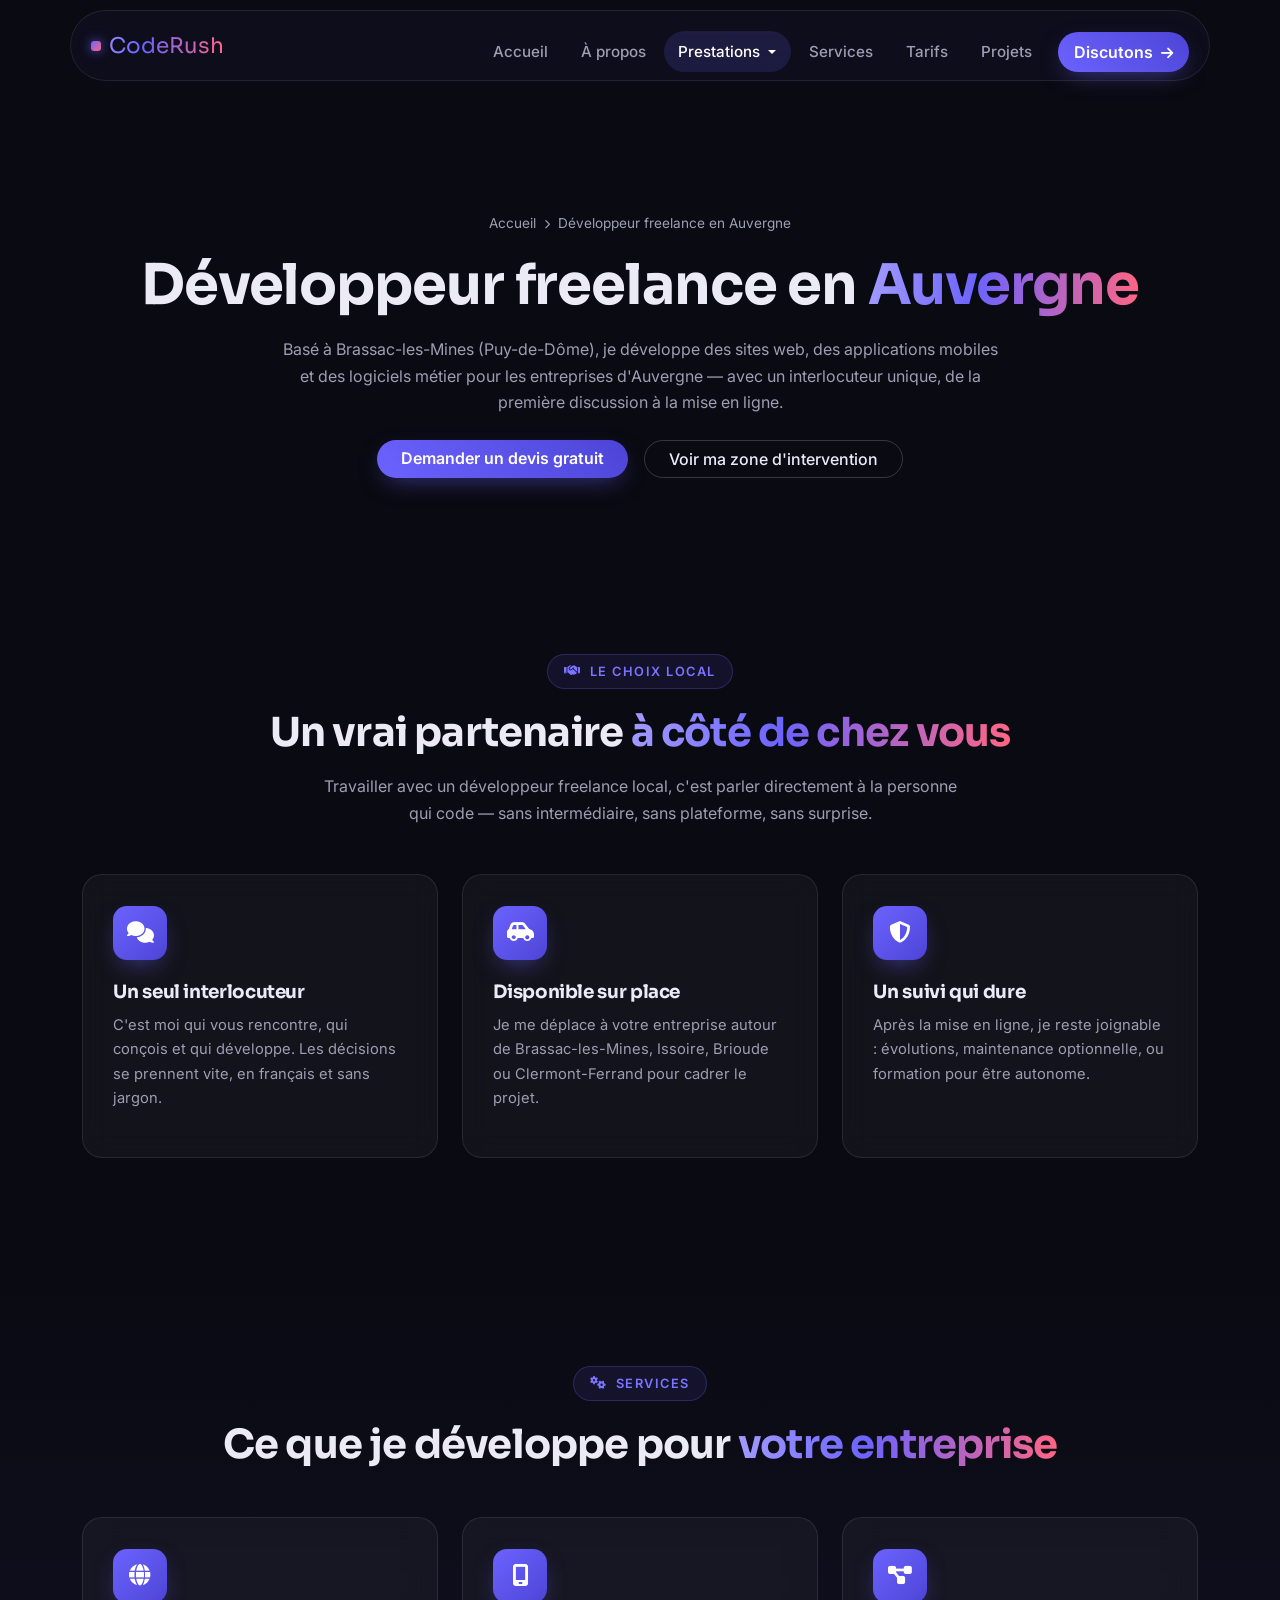
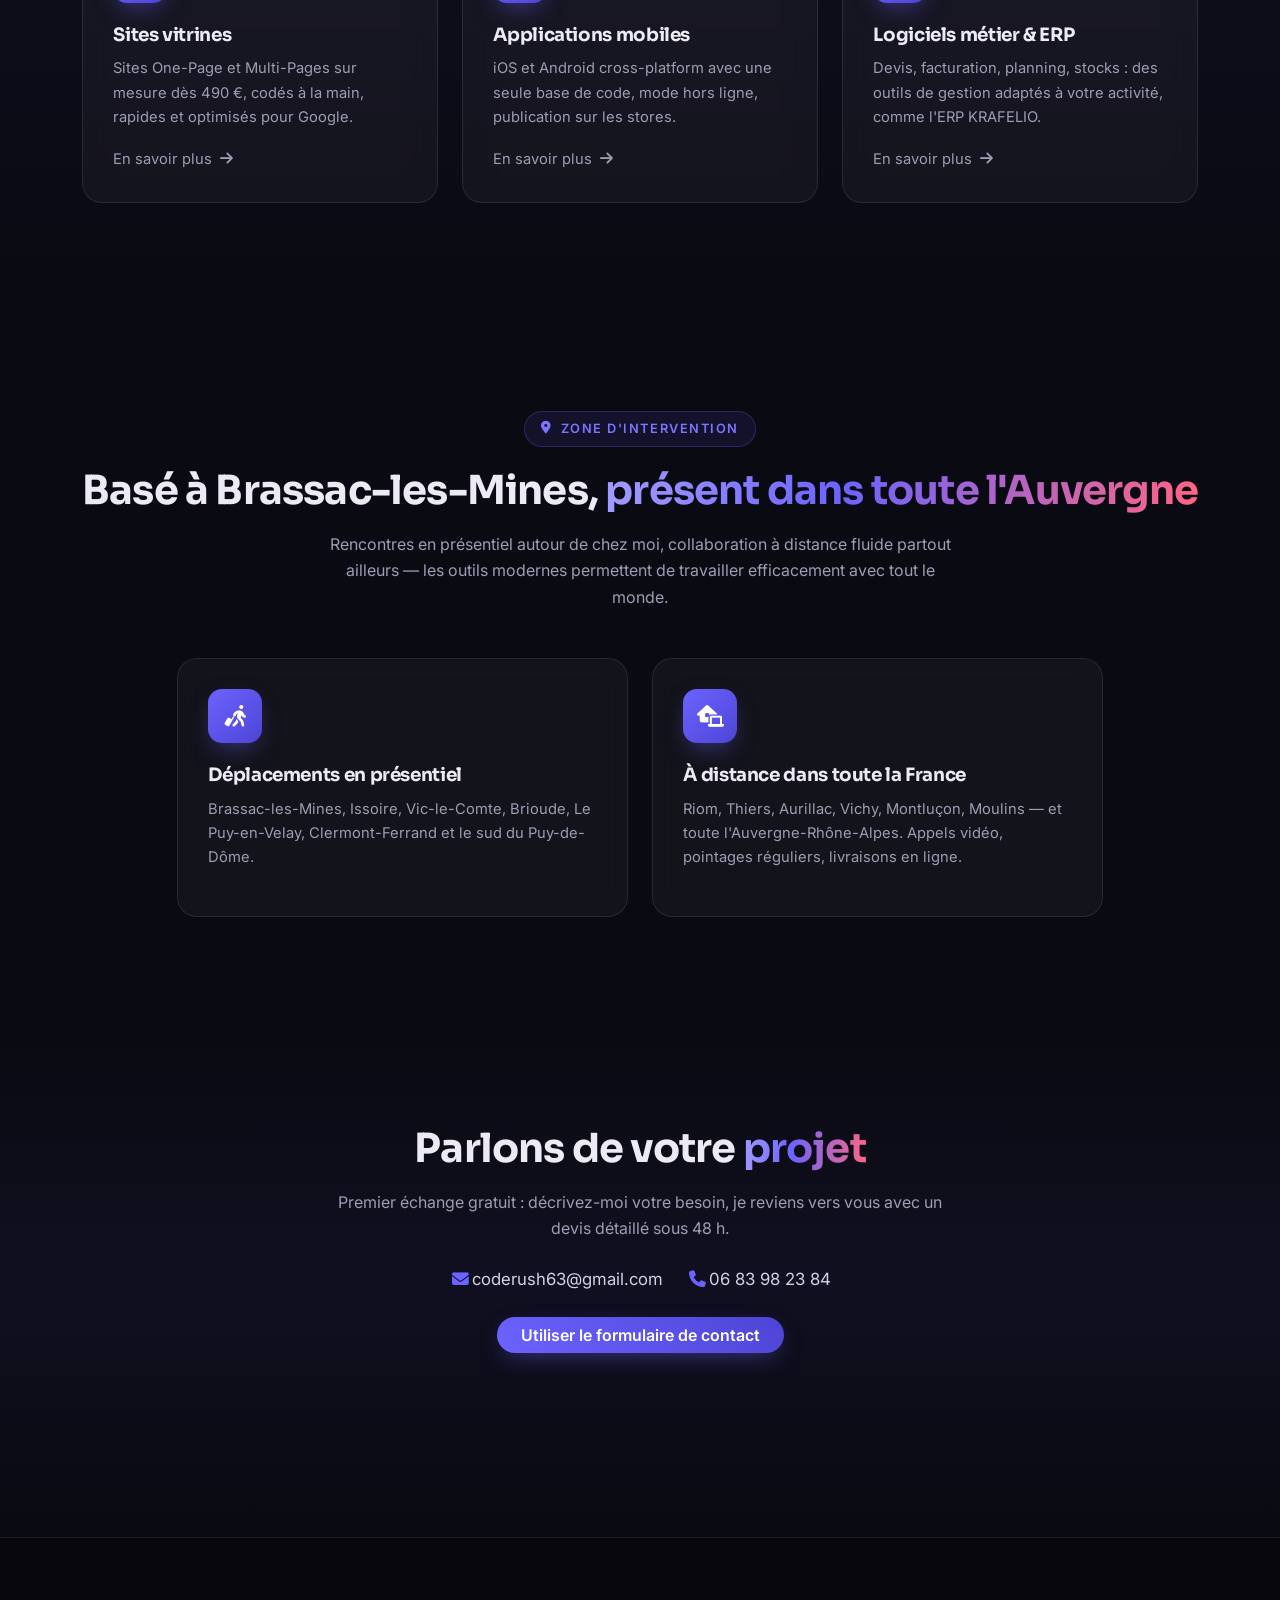
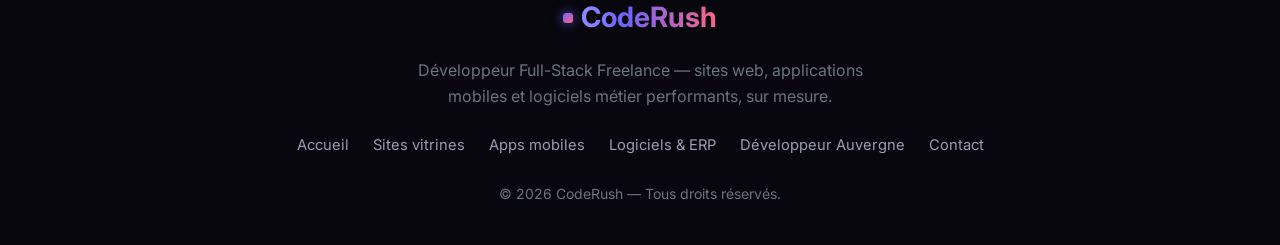
<file: developpeur-freelance-auvergne.html>
<!DOCTYPE html>
<html lang="fr-FR">
<head>
    <meta charset="UTF-8">
    <meta name="viewport" content="width=device-width, initial-scale=1.0">
    <meta name="google-site-verification" content="MzzdvnJms9jfhmBtzHGOG1rC6vG__gvndeYAR5hFXu0" />
    <title>Développeur freelance en Auvergne : web &amp; mobile | CodeRush</title>
    <meta name="description" content="Développeur freelance à Brassac-les-Mines : sites web, apps et logiciels pour les entreprises d'Auvergne (Issoire, Clermont-Ferrand, Brioude). Devis sous 48 h.">
    <meta name="author" content="CodeRush">
    <meta name="robots" content="index, follow">
    <meta name="theme-color" content="#0a0a12">
    <meta property="og:title" content="Développeur freelance en Auvergne : web &amp; mobile | CodeRush">
    <meta property="og:description" content="Développeur freelance à Brassac-les-Mines : sites web, apps et logiciels pour les entreprises d'Auvergne. Devis sous 48 h.">
    <meta property="og:type" content="website">
    <meta property="og:url" content="https://www.code-rush.fr/developpeur-freelance-auvergne">
    <meta property="og:image" content="https://www.code-rush.fr/og-image.jpg">
    <meta property="og:image:width" content="1200">
    <meta property="og:image:height" content="630">
    <meta property="og:image:alt" content="CodeRush — Développeur freelance en Auvergne">
    <meta property="og:locale" content="fr_FR">
    <meta property="og:site_name" content="CodeRush">
    <meta name="twitter:card" content="summary_large_image">
    <meta name="twitter:title" content="Développeur freelance en Auvergne : web &amp; mobile | CodeRush">
    <meta name="twitter:description" content="Développeur freelance à Brassac-les-Mines : sites web, apps et logiciels pour les entreprises d'Auvergne. Devis sous 48 h.">
    <meta name="twitter:image" content="https://www.code-rush.fr/og-image.jpg">
    <link rel="canonical" href="https://www.code-rush.fr/developpeur-freelance-auvergne">

    <script type="application/ld+json">
    {
      "@context": "https://schema.org",
      "@graph": [
        {
          "@type": "BreadcrumbList",
          "itemListElement": [
            { "@type": "ListItem", "position": 1, "name": "Accueil", "item": "https://www.code-rush.fr/" },
            { "@type": "ListItem", "position": 2, "name": "Développeur freelance en Auvergne", "item": "https://www.code-rush.fr/developpeur-freelance-auvergne" }
          ]
        },
        {
          "@type": "LocalBusiness",
          "@id": "https://www.code-rush.fr/#localbusiness",
          "name": "CodeRush",
          "description": "Développeur Full-Stack Freelance basé à Brassac-les-Mines (Puy-de-Dôme) : création de sites web, applications mobiles et logiciels métier sur mesure pour les entreprises d'Auvergne.",
          "url": "https://www.code-rush.fr",
          "email": "coderush63@gmail.com",
          "telephone": "+33683982384",
          "priceRange": "Sites à partir de 490 € — logiciels sur devis",
          "address": {
            "@type": "PostalAddress",
            "addressLocality": "Brassac-les-Mines",
            "addressRegion": "Puy-de-Dôme",
            "postalCode": "63570",
            "addressCountry": "FR"
          },
          "areaServed": [
            { "@type": "City", "name": "Brassac-les-Mines" },
            { "@type": "City", "name": "Issoire" },
            { "@type": "City", "name": "Clermont-Ferrand" },
            { "@type": "City", "name": "Brioude" },
            { "@type": "City", "name": "Le Puy-en-Velay" },
            { "@type": "City", "name": "Riom" },
            { "@type": "City", "name": "Thiers" },
            { "@type": "City", "name": "Aurillac" }
          ],
          "openingHours": "Mo-Fr 09:00-18:00"
        },
        {
          "@type": "Service",
          "name": "Développement web, mobile et logiciel en Auvergne",
          "serviceType": "Développement de sites web, applications mobiles et logiciels métier",
          "provider": { "@id": "https://www.code-rush.fr/#localbusiness" },
          "areaServed": { "@type": "State", "name": "Auvergne-Rhône-Alpes" }
        }
      ]
    }
    </script>

    <!-- Favicon -->
    <link rel="apple-touch-icon" sizes="180x180" href="/apple-touch-icon.png">
    <link rel="icon" type="image/png" sizes="32x32" href="/favicon-32x32.png">
    <link rel="icon" type="image/png" sizes="16x16" href="/favicon-16x16.png">
    <link rel="manifest" href="/site.webmanifest">

    <!-- Bootstrap CSS -->
    <link rel="preconnect" href="https://cdn.jsdelivr.net" crossorigin>
    <link rel="preconnect" href="https://cdnjs.cloudflare.com" crossorigin>
    <link href="https://cdn.jsdelivr.net/npm/bootstrap@5.3.3/dist/css/bootstrap.min.css" rel="stylesheet">
    <!-- Font Awesome -->
    <link rel="stylesheet" href="https://cdnjs.cloudflare.com/ajax/libs/font-awesome/6.5.2/css/all.min.css">
    <!-- Google Fonts -->
    <link rel="preconnect" href="https://fonts.googleapis.com">
    <link rel="preconnect" href="https://fonts.gstatic.com" crossorigin>
    <link href="https://fonts.googleapis.com/css2?family=Inter:wght@400;500;600;700&family=Sora:wght@600;700;800&display=swap" rel="stylesheet">
    <!-- Feuille de style du site -->
    <link rel="stylesheet" href="css/site.css">

    <style>
        .page-hero { padding: 8.5rem 0 4.5rem; text-align: center; }
        .crumbs { font-size: .85rem; color: #9aa0b5; }
        .crumbs a { color: inherit; text-decoration: none; }
        .crumbs a:hover { color: #fff; }
        .contact-line { font-size: 1.05rem; color: #cfd3e4; text-decoration: none; }
        .contact-line i { color: #6c63ff; width: 1.4rem; }
        .contact-line:hover { color: #fff; }
    </style>
</head>
<body>

    <!-- Navbar -->
    <nav class="navbar navbar-expand-lg fixed-top" aria-label="Navigation principale">
        <div class="container">
            <a class="navbar-brand text-gradient" href="/" aria-label="CodeRush - Accueil">
                <span class="brand-dot" aria-hidden="true"></span>CodeRush
            </a>
            <button class="navbar-toggler" type="button" data-bs-toggle="collapse" data-bs-target="#navbarNav" aria-controls="navbarNav" aria-expanded="false" aria-label="Ouvrir le menu">
                <span class="navbar-toggler-icon"></span>
            </button>
            <div class="collapse navbar-collapse" id="navbarNav">
                                <ul class="navbar-nav ms-auto align-items-lg-center gap-lg-1">
    <li class="nav-item"><a class="nav-link" href="/">Accueil</a></li>
    <li class="nav-item"><a class="nav-link" href="/#about">À propos</a></li>
    <li class="nav-item dropdown">
        <a class="nav-link dropdown-toggle active" href="#" role="button" data-bs-toggle="dropdown" data-bs-auto-close="outside" aria-expanded="false" id="menuPrestations">
            Prestations
        </a>
        <ul class="dropdown-menu" aria-labelledby="menuPrestations">
            <li><a class="dropdown-item" href="/creation-site-vitrine">Sites vitrines</a></li>
            <li><a class="dropdown-item" href="/application-mobile">Applications mobiles</a></li>
            <li><a class="dropdown-item" href="/logiciel-metier-erp">Logiciels métier &amp; ERP</a></li>
            <li><a class="dropdown-item active" aria-current="page" href="/developpeur-freelance-auvergne">Développeur en Auvergne</a></li>
        </ul>
    </li>
    <li class="nav-item"><a class="nav-link" href="/#services">Services</a></li>
    <li class="nav-item"><a class="nav-link" href="/#tarifs">Tarifs</a></li>
    <li class="nav-item"><a class="nav-link" href="/#projects">Projets</a></li>
    <li class="nav-item ms-lg-2 mt-2 mt-lg-0"><a class="btn btn-gradient rounded-pill px-3 py-2" href="/#contact">Discutons <i class="fas fa-arrow-right ms-1 small"></i></a></li>
</ul>
            </div>
        </div>
    </nav>

    <!-- Hero -->
    <header class="page-hero">
        <div class="container">
            <nav class="crumbs mb-3" aria-label="Fil d'Ariane">
                <a href="/">Accueil</a> <i class="fas fa-chevron-right mx-1" aria-hidden="true" style="font-size:.6rem;"></i> Développeur freelance en Auvergne
            </nav>
            <h1 class="display-4 fw-bold mb-3">Développeur freelance en <span class="text-gradient">Auvergne</span></h1>
            <p class="section-lead mx-auto" style="max-width: 720px;">
                Basé à Brassac-les-Mines (Puy-de-Dôme), je développe des sites web, des applications
                mobiles et des logiciels métier pour les entreprises d'Auvergne — avec un interlocuteur
                unique, de la première discussion à la mise en ligne.
            </p>
            <div class="d-flex justify-content-center gap-3 mt-4 flex-wrap">
                <a href="/#contact" class="btn btn-gradient rounded-pill px-4">Demander un devis gratuit</a>
                <a href="#zone" class="btn btn-ghost rounded-pill px-4">Voir ma zone d'intervention</a>
            </div>
        </div>
    </header>

    <!-- Avantages -->
    <section aria-label="Pourquoi choisir un développeur local">
        <div class="container">
            <div class="text-center mb-5">
                <span class="section-eyebrow"><i class="fas fa-handshake"></i>Le choix local</span>
                <h2 class="display-6 fw-bold mb-3">Un vrai partenaire <span class="text-gradient">à côté de chez vous</span></h2>
                <p class="section-lead">Travailler avec un développeur freelance local, c'est parler directement à la personne qui code — sans intermédiaire, sans plateforme, sans surprise.</p>
            </div>
            <div class="row g-4">
                <div class="col-md-4">
                    <div class="service-card glass">
                        <div class="service-icon"><i class="fas fa-comments"></i></div>
                        <h3>Un seul interlocuteur</h3>
                        <p>C'est moi qui vous rencontre, qui conçois et qui développe. Les décisions se prennent vite, en français et sans jargon.</p>
                    </div>
                </div>
                <div class="col-md-4">
                    <div class="service-card glass">
                        <div class="service-icon"><i class="fas fa-car-side"></i></div>
                        <h3>Disponible sur place</h3>
                        <p>Je me déplace à votre entreprise autour de Brassac-les-Mines, Issoire, Brioude ou Clermont-Ferrand pour cadrer le projet.</p>
                    </div>
                </div>
                <div class="col-md-4">
                    <div class="service-card glass">
                        <div class="service-icon"><i class="fas fa-shield-halved"></i></div>
                        <h3>Un suivi qui dure</h3>
                        <p>Après la mise en ligne, je reste joignable : évolutions, maintenance optionnelle, ou formation pour être autonome.</p>
                    </div>
                </div>
            </div>
        </div>
    </section>

    <!-- Services -->
    <section aria-label="Services proposés" style="background: linear-gradient(180deg, transparent, rgba(108,99,255,0.04) 50%, transparent);">
        <div class="container">
            <div class="text-center mb-5">
                <span class="section-eyebrow"><i class="fas fa-gears"></i>Services</span>
                <h2 class="display-6 fw-bold mb-3">Ce que je développe pour <span class="text-gradient">votre entreprise</span></h2>
            </div>
            <div class="row g-4">
                <div class="col-md-4">
                    <div class="service-card glass lift">
                        <div class="service-icon"><i class="fas fa-globe"></i></div>
                        <h3>Sites vitrines</h3>
                        <p>Sites One-Page et Multi-Pages sur mesure dès 490&nbsp;€, codés à la main, rapides et optimisés pour Google.</p>
                        <a href="/creation-site-vitrine" class="footer-link small stretched-link">En savoir plus <i class="fas fa-arrow-right ms-1" aria-hidden="true"></i></a>
                    </div>
                </div>
                <div class="col-md-4">
                    <div class="service-card glass lift">
                        <div class="service-icon"><i class="fas fa-mobile-screen"></i></div>
                        <h3>Applications mobiles</h3>
                        <p>iOS et Android cross-platform avec une seule base de code, mode hors ligne, publication sur les stores.</p>
                        <a href="/application-mobile" class="footer-link small stretched-link">En savoir plus <i class="fas fa-arrow-right ms-1" aria-hidden="true"></i></a>
                    </div>
                </div>
                <div class="col-md-4">
                    <div class="service-card glass lift">
                        <div class="service-icon"><i class="fas fa-diagram-project"></i></div>
                        <h3>Logiciels métier &amp; ERP</h3>
                        <p>Devis, facturation, planning, stocks : des outils de gestion adaptés à votre activité, comme l'ERP KRAFELIO.</p>
                        <a href="/logiciel-metier-erp" class="footer-link small stretched-link">En savoir plus <i class="fas fa-arrow-right ms-1" aria-hidden="true"></i></a>
                    </div>
                </div>
            </div>
        </div>
    </section>

    <!-- Zone -->
    <section id="zone" aria-label="Zone d'intervention">
        <div class="container">
            <div class="text-center mb-5">
                <span class="section-eyebrow"><i class="fas fa-location-dot"></i>Zone d'intervention</span>
                <h2 class="display-6 fw-bold mb-3">Basé à Brassac-les-Mines, <span class="text-gradient">présent dans toute l'Auvergne</span></h2>
                <p class="section-lead">Rencontres en présentiel autour de chez moi, collaboration à distance fluide partout ailleurs — les outils modernes permettent de travailler efficacement avec tout le monde.</p>
            </div>
            <div class="row g-4 justify-content-center">
                <div class="col-md-5">
                    <div class="service-card glass h-100">
                        <div class="service-icon"><i class="fas fa-person-walking-luggage"></i></div>
                        <h3>Déplacements en présentiel</h3>
                        <p>Brassac-les-Mines, Issoire, Vic-le-Comte, Brioude, Le Puy-en-Velay, Clermont-Ferrand et le sud du Puy-de-Dôme.</p>
                    </div>
                </div>
                <div class="col-md-5">
                    <div class="service-card glass h-100">
                        <div class="service-icon"><i class="fas fa-laptop-house"></i></div>
                        <h3>À distance dans toute la France</h3>
                        <p>Riom, Thiers, Aurillac, Vichy, Montluçon, Moulins — et toute l'Auvergne-Rhône-Alpes. Appels vidéo, pointages réguliers, livraisons en ligne.</p>
                    </div>
                </div>
            </div>
        </div>
    </section>

    <!-- Contact -->
    <section aria-label="Contact" style="background: linear-gradient(180deg, transparent, rgba(108,99,255,0.06) 50%, transparent);">
        <div class="container text-center" style="padding-bottom: 5rem;">
            <h2 class="display-6 fw-bold mb-3">Parlons de votre <span class="text-gradient">projet</span></h2>
            <p class="section-lead mb-4">Premier échange gratuit : décrivez-moi votre besoin, je reviens vers vous avec un devis détaillé sous 48&nbsp;h.</p>
            <div class="d-flex justify-content-center gap-4 flex-wrap mb-4">
                <a href="mailto:coderush63@gmail.com" class="contact-line"><i class="fas fa-envelope" aria-hidden="true"></i>coderush63@gmail.com</a>
                <a href="tel:+33683982384" class="contact-line"><i class="fas fa-phone" aria-hidden="true"></i>06&nbsp;83&nbsp;98&nbsp;23&nbsp;84</a>
            </div>
            <a href="/#contact" class="btn btn-gradient rounded-pill px-4">Utiliser le formulaire de contact</a>
        </div>
    </section>

    <!-- Footer -->
    <footer>
        <div class="container">
            <div class="text-center">
                <a href="/" class="d-inline-flex align-items-center gap-2 mb-3 text-gradient text-decoration-none fs-3 fw-bold" aria-label="CodeRush - Accueil">
                    <span class="brand-dot" aria-hidden="true"></span>CodeRush
                </a>
                <p class="text-secondary mb-4 mx-auto" style="max-width: 460px;">
                    Développeur Full-Stack Freelance — sites web, applications mobiles et logiciels métier performants, sur mesure.
                </p>
                <nav class="d-flex justify-content-center gap-4 mb-4 flex-wrap" aria-label="Pied de page">
                    <a href="/" class="footer-link">Accueil</a>
                    <a href="/creation-site-vitrine" class="footer-link">Sites vitrines</a>
                    <a href="/application-mobile" class="footer-link">Apps mobiles</a>
                    <a href="/logiciel-metier-erp" class="footer-link">Logiciels &amp; ERP</a>
                    <a href="/developpeur-freelance-auvergne" class="footer-link">Développeur Auvergne</a>
                    <a href="/#contact" class="footer-link">Contact</a>
                </nav>
                <p class="text-secondary small mb-0">&copy; 2026 CodeRush — Tous droits réservés.</p>
            </div>
        </div>
    </footer>

    <!-- Bootstrap JS -->
    <script src="https://cdn.jsdelivr.net/npm/bootstrap@5.3.3/dist/js/bootstrap.bundle.min.js"></script>
</body>
</html>
</file>
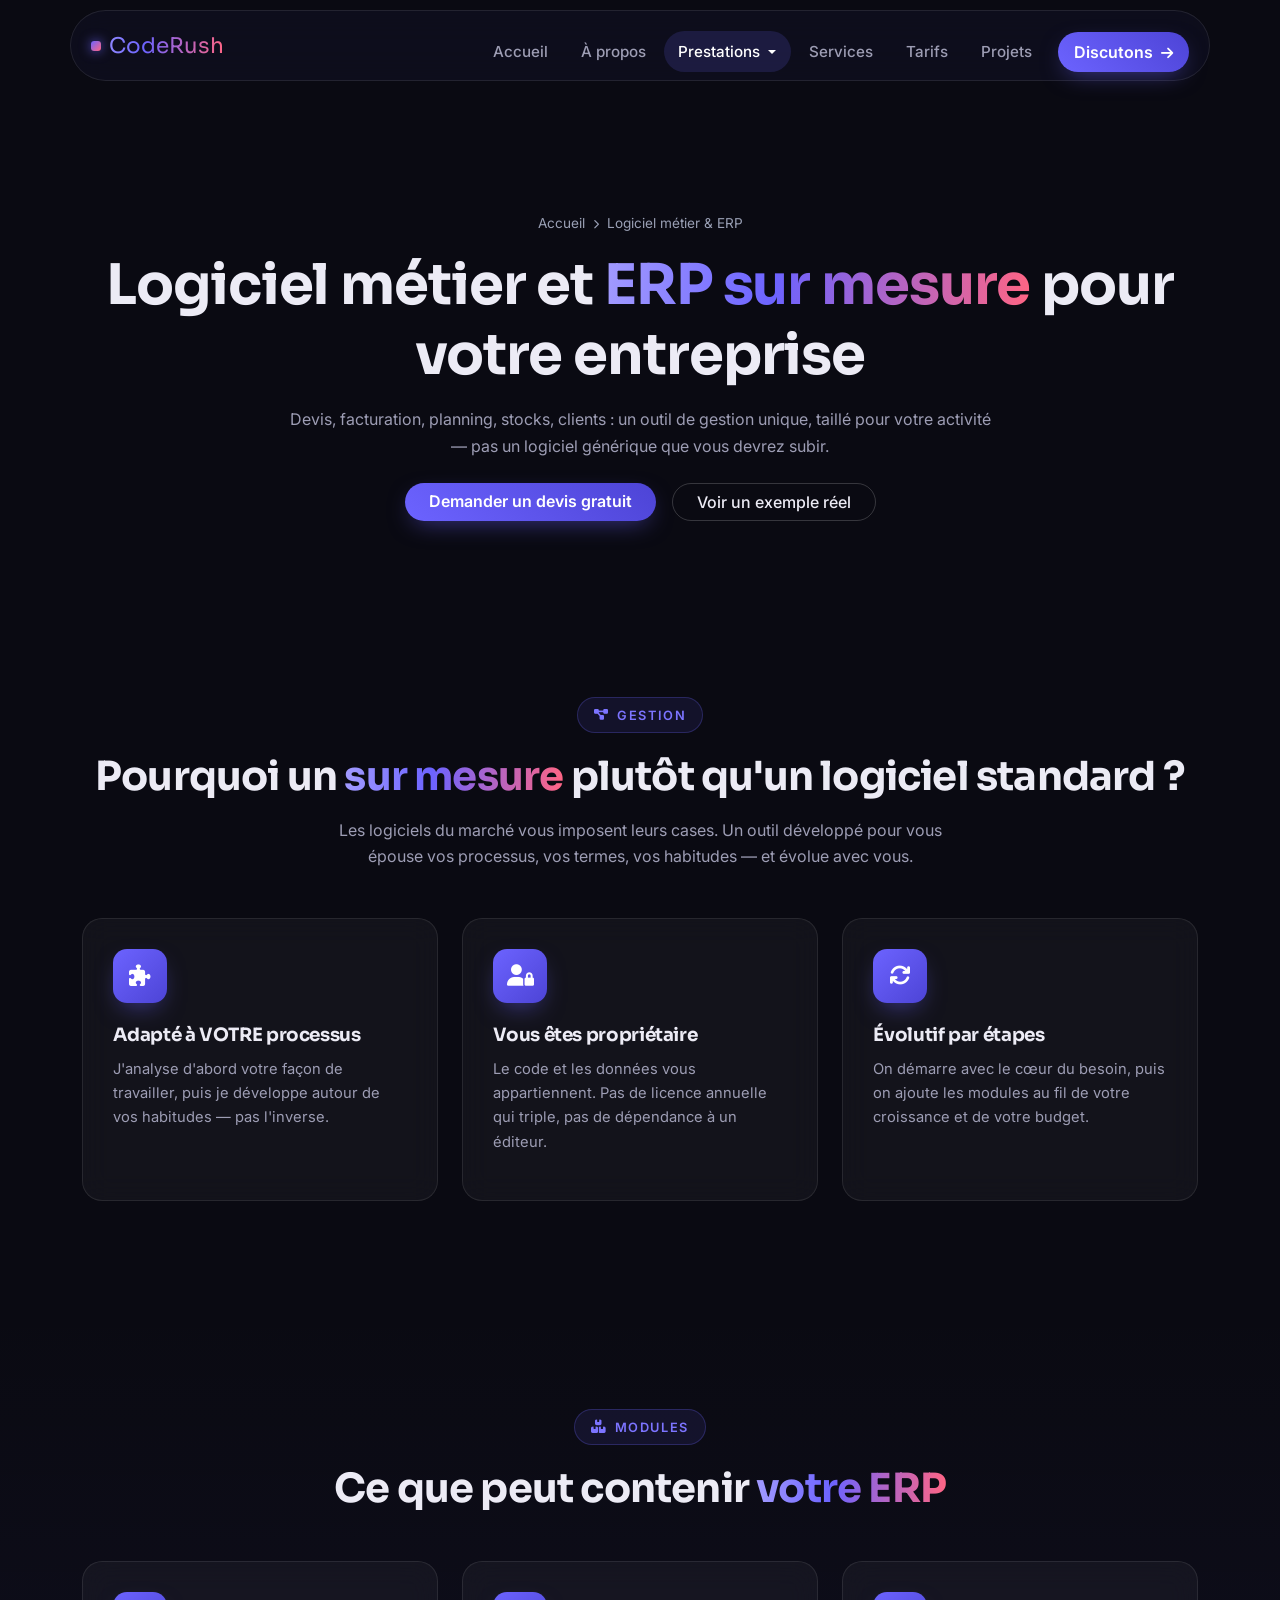
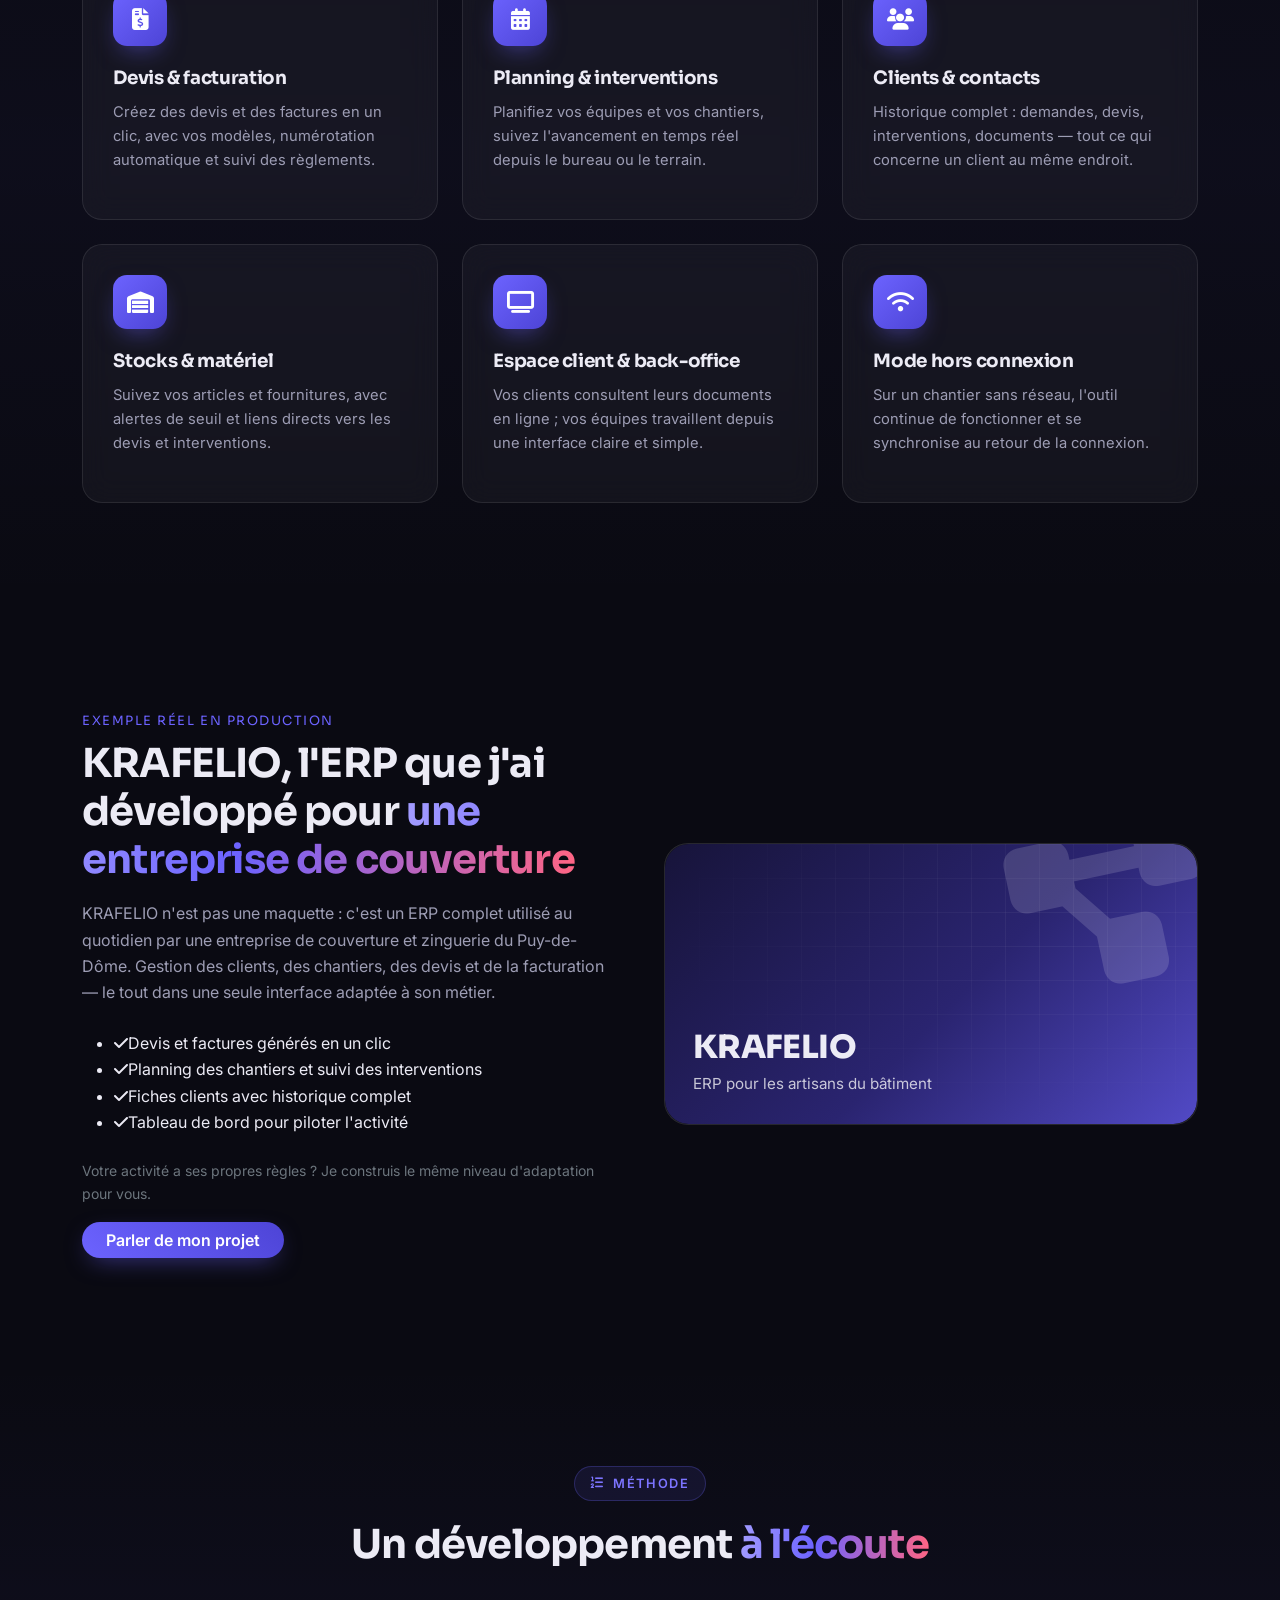
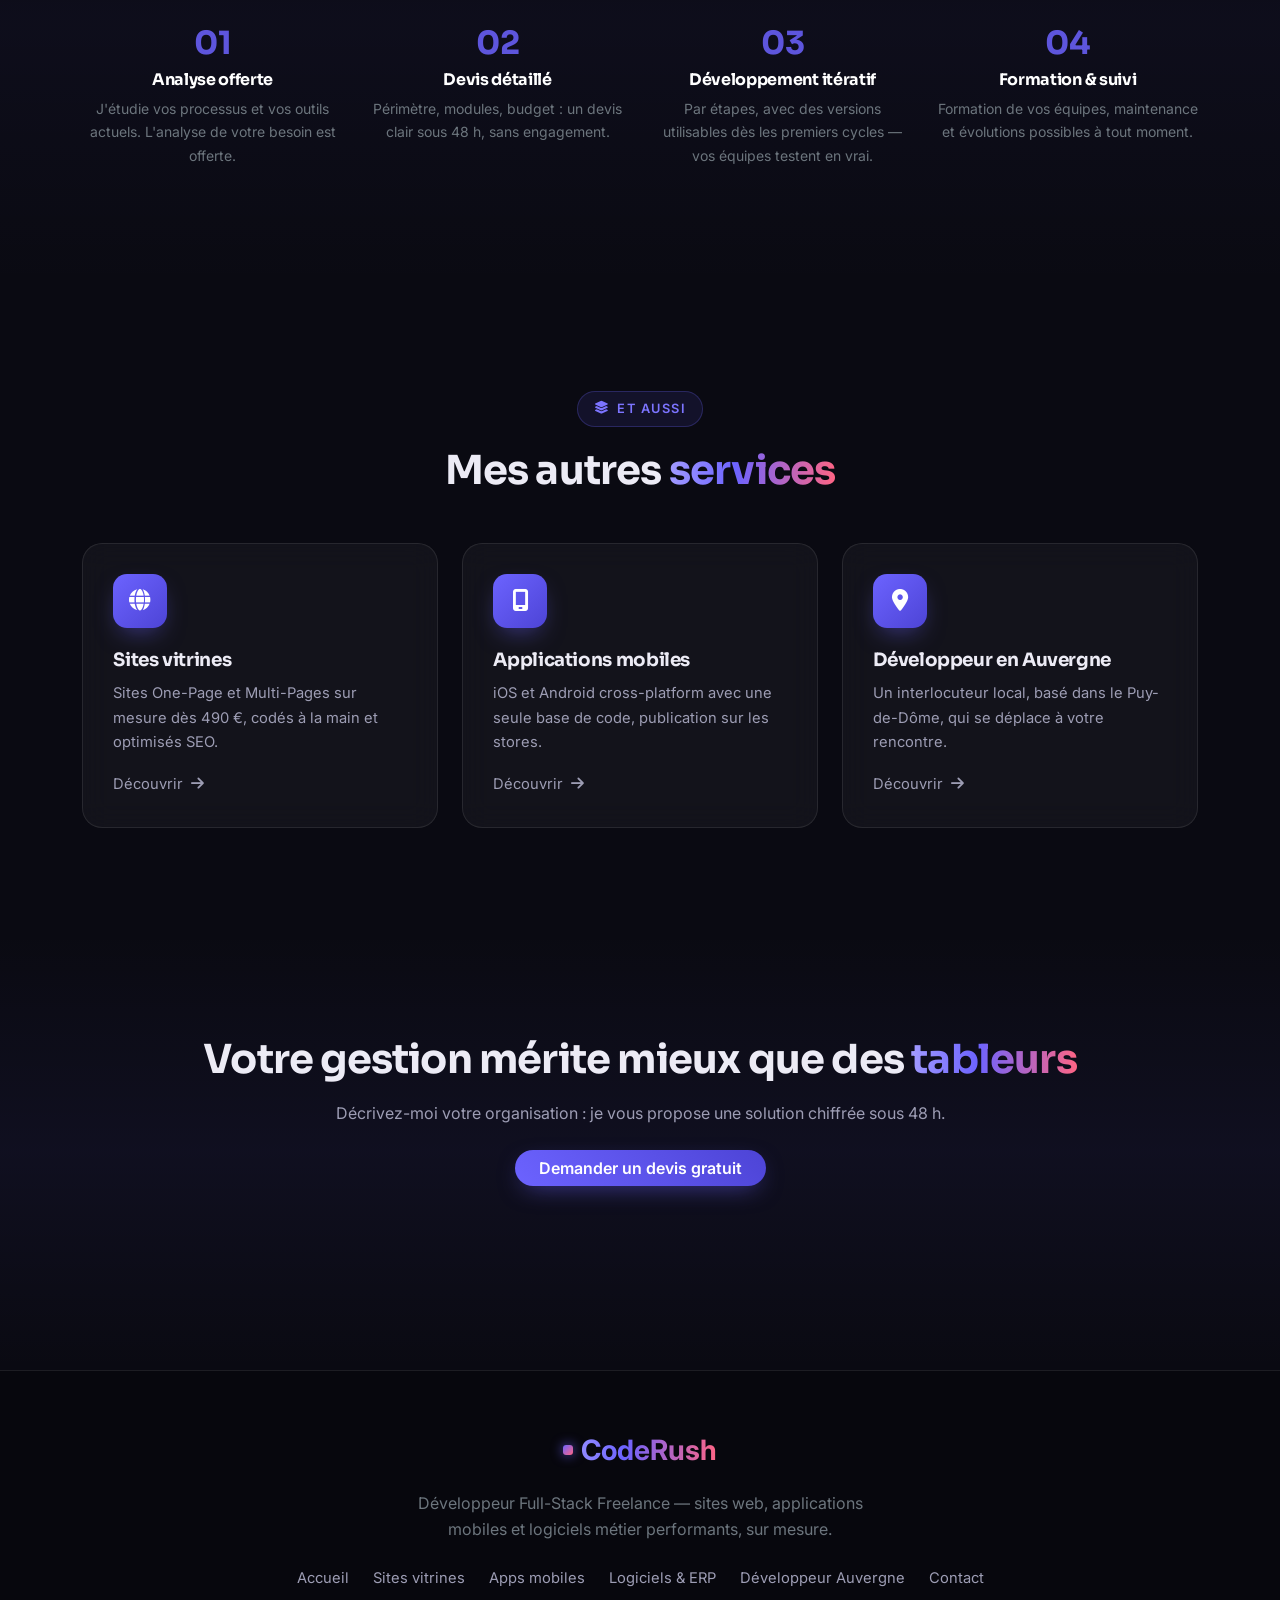
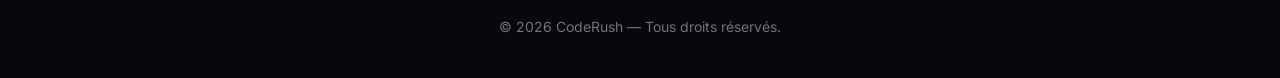
<file: logiciel-metier-erp.html>
<!DOCTYPE html>
<html lang="fr-FR">
<head>
    <meta charset="UTF-8">
    <meta name="viewport" content="width=device-width, initial-scale=1.0">
    <meta name="google-site-verification" content="MzzdvnJms9jfhmBtzHGOG1rC6vG__gvndeYAR5hFXu0" />
    <title>Logiciel métier &amp; ERP sur mesure | CodeRush Freelance</title>
    <meta name="description" content="ERP et logiciel métier sur mesure : devis, facturation, planning, stocks. Développé pour votre activité, avec espace client et back-office. Devis sous 48 h.">
    <meta name="author" content="CodeRush">
    <meta name="robots" content="index, follow">
    <meta name="theme-color" content="#0a0a12">
    <meta property="og:title" content="Logiciel métier &amp; ERP sur mesure | CodeRush Freelance">
    <meta property="og:description" content="ERP et logiciel métier sur mesure : devis, facturation, planning, stocks. Développé pour votre activité, avec espace client et back-office.">
    <meta property="og:type" content="website">
    <meta property="og:url" content="https://www.code-rush.fr/logiciel-metier-erp">
    <meta property="og:image" content="https://www.code-rush.fr/og-image.jpg">
    <meta property="og:image:width" content="1200">
    <meta property="og:image:height" content="630">
    <meta property="og:image:alt" content="CodeRush — Logiciel métier et ERP sur mesure">
    <meta property="og:locale" content="fr_FR">
    <meta property="og:site_name" content="CodeRush">
    <meta name="twitter:card" content="summary_large_image">
    <meta name="twitter:title" content="Logiciel métier &amp; ERP sur mesure | CodeRush Freelance">
    <meta name="twitter:description" content="ERP et logiciel métier sur mesure : devis, facturation, planning, stocks. Devis sous 48 h.">
    <meta name="twitter:image" content="https://www.code-rush.fr/og-image.jpg">
    <link rel="canonical" href="https://www.code-rush.fr/logiciel-metier-erp">

    <script type="application/ld+json">
    {
      "@context": "https://schema.org",
      "@graph": [
        {
          "@type": "BreadcrumbList",
          "itemListElement": [
            { "@type": "ListItem", "position": 1, "name": "Accueil", "item": "https://www.code-rush.fr/" },
            { "@type": "ListItem", "position": 2, "name": "Logiciel métier & ERP", "item": "https://www.code-rush.fr/logiciel-metier-erp" }
          ]
        },
        {
          "@type": "Service",
          "name": "Développement de logiciel métier et ERP sur mesure",
          "serviceType": "Développement de logiciels de gestion",
          "provider": { "@id": "https://www.code-rush.fr/#person" },
          "areaServed": { "@type": "Country", "name": "France" },
          "description": "Conception et développement d'ERP et de logiciels métier sur mesure : devis, facturation, planning, stocks, clients, espace client et back-office. Analyse du besoin offerte, développement itératif par étapes."
        },
        {
          "@type": "SoftwareApplication",
          "name": "KRAFELIO",
          "applicationCategory": "BusinessApplication",
          "operatingSystem": "Web",
          "description": "ERP de gestion de chantiers et de facturation développé par CodeRush, utilisé au quotidien par une entreprise de couverture et zinguerie : devis, factures, planning, clients, suivi de chantiers.",
          "featureList": "Devis et factures, planning de chantiers, gestion des clients, suivi des interventions, espace client, back-office administrateur",
          "author": { "@id": "https://www.code-rush.fr/#person" }
        }
      ]
    }
    </script>

    <!-- Favicon -->
    <link rel="apple-touch-icon" sizes="180x180" href="/apple-touch-icon.png">
    <link rel="icon" type="image/png" sizes="32x32" href="/favicon-32x32.png">
    <link rel="icon" type="image/png" sizes="16x16" href="/favicon-16x16.png">
    <link rel="manifest" href="/site.webmanifest">

    <!-- Bootstrap CSS -->
    <link rel="preconnect" href="https://cdn.jsdelivr.net" crossorigin>
    <link rel="preconnect" href="https://cdnjs.cloudflare.com" crossorigin>
    <link href="https://cdn.jsdelivr.net/npm/bootstrap@5.3.3/dist/css/bootstrap.min.css" rel="stylesheet">
    <!-- Font Awesome -->
    <link rel="stylesheet" href="https://cdnjs.cloudflare.com/ajax/libs/font-awesome/6.5.2/css/all.min.css">
    <!-- Google Fonts -->
    <link rel="preconnect" href="https://fonts.googleapis.com">
    <link rel="preconnect" href="https://fonts.gstatic.com" crossorigin>
    <link href="https://fonts.googleapis.com/css2?family=Inter:wght@400;500;600;700&family=Sora:wght@600;700;800&display=swap" rel="stylesheet">
    <!-- Feuille de style du site -->
    <link rel="stylesheet" href="css/site.css">

    <style>
        .page-hero { padding: 8.5rem 0 4.5rem; text-align: center; }
        .crumbs { font-size: .85rem; color: #9aa0b5; }
        .crumbs a { color: inherit; text-decoration: none; }
        .crumbs a:hover { color: #fff; }
        .steps-num { font-family: 'Sora', sans-serif; font-size: 2rem; font-weight: 700; color: rgba(108,99,255,.85); }
        .krafelio-tag { font-family: 'Sora', sans-serif; letter-spacing: .12em; text-transform: uppercase; font-size: .8rem; color: #6c63ff; }
    </style>
</head>
<body>

    <!-- Navbar -->
    <nav class="navbar navbar-expand-lg fixed-top" aria-label="Navigation principale">
        <div class="container">
            <a class="navbar-brand text-gradient" href="/" aria-label="CodeRush - Accueil">
                <span class="brand-dot" aria-hidden="true"></span>CodeRush
            </a>
            <button class="navbar-toggler" type="button" data-bs-toggle="collapse" data-bs-target="#navbarNav" aria-controls="navbarNav" aria-expanded="false" aria-label="Ouvrir le menu">
                <span class="navbar-toggler-icon"></span>
            </button>
            <div class="collapse navbar-collapse" id="navbarNav">
                                <ul class="navbar-nav ms-auto align-items-lg-center gap-lg-1">
    <li class="nav-item"><a class="nav-link" href="/">Accueil</a></li>
    <li class="nav-item"><a class="nav-link" href="/#about">À propos</a></li>
    <li class="nav-item dropdown">
        <a class="nav-link dropdown-toggle active" href="#" role="button" data-bs-toggle="dropdown" data-bs-auto-close="outside" aria-expanded="false" id="menuPrestations">
            Prestations
        </a>
        <ul class="dropdown-menu" aria-labelledby="menuPrestations">
            <li><a class="dropdown-item" href="/creation-site-vitrine">Sites vitrines</a></li>
            <li><a class="dropdown-item" href="/application-mobile">Applications mobiles</a></li>
            <li><a class="dropdown-item active" aria-current="page" href="/logiciel-metier-erp">Logiciels métier &amp; ERP</a></li>
            <li><a class="dropdown-item" href="/developpeur-freelance-auvergne">Développeur en Auvergne</a></li>
        </ul>
    </li>
    <li class="nav-item"><a class="nav-link" href="/#services">Services</a></li>
    <li class="nav-item"><a class="nav-link" href="/#tarifs">Tarifs</a></li>
    <li class="nav-item"><a class="nav-link" href="/#projects">Projets</a></li>
    <li class="nav-item ms-lg-2 mt-2 mt-lg-0"><a class="btn btn-gradient rounded-pill px-3 py-2" href="/#contact">Discutons <i class="fas fa-arrow-right ms-1 small"></i></a></li>
</ul>
            </div>
        </div>
    </nav>

    <!-- Hero -->
    <header class="page-hero">
        <div class="container">
            <nav class="crumbs mb-3" aria-label="Fil d'Ariane">
                <a href="/">Accueil</a> <i class="fas fa-chevron-right mx-1" aria-hidden="true" style="font-size:.6rem;"></i> Logiciel métier &amp; ERP
            </nav>
            <h1 class="display-4 fw-bold mb-3">Logiciel métier et <span class="text-gradient">ERP sur mesure</span> pour votre entreprise</h1>
            <p class="section-lead mx-auto" style="max-width: 720px;">
                Devis, facturation, planning, stocks, clients : un outil de gestion unique, taillé pour
                votre activité — pas un logiciel générique que vous devrez subir.
            </p>
            <div class="d-flex justify-content-center gap-3 mt-4 flex-wrap">
                <a href="/#contact" class="btn btn-gradient rounded-pill px-4">Demander un devis gratuit</a>
                <a href="#krafelio" class="btn btn-ghost rounded-pill px-4">Voir un exemple réel</a>
            </div>
        </div>
    </header>

    <!-- Pourquoi -->
    <section aria-label="Pourquoi un ERP sur mesure">
        <div class="container">
            <div class="text-center mb-5">
                <span class="section-eyebrow"><i class="fas fa-diagram-project"></i>Gestion</span>
                <h2 class="display-6 fw-bold mb-3">Pourquoi un <span class="text-gradient">sur mesure</span> plutôt qu'un logiciel standard ?</h2>
                <p class="section-lead">Les logiciels du marché vous imposent leurs cases. Un outil développé pour vous épouse vos processus, vos termes, vos habitudes — et évolue avec vous.</p>
            </div>
            <div class="row g-4">
                <div class="col-md-4">
                    <div class="service-card glass">
                        <div class="service-icon"><i class="fas fa-puzzle-piece"></i></div>
                        <h3>Adapté à VOTRE processus</h3>
                        <p>J'analyse d'abord votre façon de travailler, puis je développe autour de vos habitudes — pas l'inverse.</p>
                    </div>
                </div>
                <div class="col-md-4">
                    <div class="service-card glass">
                        <div class="service-icon"><i class="fas fa-user-lock"></i></div>
                        <h3>Vous êtes propriétaire</h3>
                        <p>Le code et les données vous appartiennent. Pas de licence annuelle qui triple, pas de dépendance à un éditeur.</p>
                    </div>
                </div>
                <div class="col-md-4">
                    <div class="service-card glass">
                        <div class="service-icon"><i class="fas fa-arrows-rotate"></i></div>
                        <h3>Évolutif par étapes</h3>
                        <p>On démarre avec le cœur du besoin, puis on ajoute les modules au fil de votre croissance et de votre budget.</p>
                    </div>
                </div>
            </div>
        </div>
    </section>

    <!-- Modules -->
    <section id="modules" aria-label="Modules" style="background: linear-gradient(180deg, transparent, rgba(108,99,255,0.04) 50%, transparent);">
        <div class="container">
            <div class="text-center mb-5">
                <span class="section-eyebrow"><i class="fas fa-boxes-stacked"></i>Modules</span>
                <h2 class="display-6 fw-bold mb-3">Ce que peut contenir <span class="text-gradient">votre ERP</span></h2>
            </div>
            <div class="row g-4">
                <div class="col-md-6 col-lg-4">
                    <div class="service-card glass">
                        <div class="service-icon"><i class="fas fa-file-invoice-dollar"></i></div>
                        <h3>Devis &amp; facturation</h3>
                        <p>Créez des devis et des factures en un clic, avec vos modèles, numérotation automatique et suivi des règlements.</p>
                    </div>
                </div>
                <div class="col-md-6 col-lg-4">
                    <div class="service-card glass">
                        <div class="service-icon"><i class="fas fa-calendar-days"></i></div>
                        <h3>Planning &amp; interventions</h3>
                        <p>Planifiez vos équipes et vos chantiers, suivez l'avancement en temps réel depuis le bureau ou le terrain.</p>
                    </div>
                </div>
                <div class="col-md-6 col-lg-4">
                    <div class="service-card glass">
                        <div class="service-icon"><i class="fas fa-users"></i></div>
                        <h3>Clients &amp; contacts</h3>
                        <p>Historique complet : demandes, devis, interventions, documents — tout ce qui concerne un client au même endroit.</p>
                    </div>
                </div>
                <div class="col-md-6 col-lg-4">
                    <div class="service-card glass">
                        <div class="service-icon"><i class="fas fa-warehouse"></i></div>
                        <h3>Stocks &amp; matériel</h3>
                        <p>Suivez vos articles et fournitures, avec alertes de seuil et liens directs vers les devis et interventions.</p>
                    </div>
                </div>
                <div class="col-md-6 col-lg-4">
                    <div class="service-card glass">
                        <div class="service-icon"><i class="fas fa-tv"></i></div>
                        <h3>Espace client &amp; back-office</h3>
                        <p>Vos clients consultent leurs documents en ligne ; vos équipes travaillent depuis une interface claire et simple.</p>
                    </div>
                </div>
                <div class="col-md-6 col-lg-4">
                    <div class="service-card glass">
                        <div class="service-icon"><i class="fas fa-wifi"></i></div>
                        <h3>Mode hors connexion</h3>
                        <p>Sur un chantier sans réseau, l'outil continue de fonctionner et se synchronise au retour de la connexion.</p>
                    </div>
                </div>
            </div>
        </div>
    </section>

    <!-- KRAFELIO -->
    <section id="krafelio" aria-label="Exemple : KRAFELIO">
        <div class="container">
            <div class="row align-items-center g-5">
                <div class="col-lg-6">
                    <p class="krafelio-tag mb-2">Exemple réel en production</p>
                    <h2 class="display-6 fw-bold mb-3">KRAFELIO, l'ERP que j'ai développé pour <span class="text-gradient">une entreprise de couverture</span></h2>
                    <p class="section-lead">
                        KRAFELIO n'est pas une maquette : c'est un ERP complet utilisé au quotidien par une
                        entreprise de couverture et zinguerie du Puy-de-Dôme. Gestion des clients, des chantiers,
                        des devis et de la facturation — le tout dans une seule interface adaptée à son métier.
                    </p>
                    <ul class="mt-4 mb-4">
                        <li><i class="fas fa-check" aria-hidden="true"></i>Devis et factures générés en un clic</li>
                        <li><i class="fas fa-check" aria-hidden="true"></i>Planning des chantiers et suivi des interventions</li>
                        <li><i class="fas fa-check" aria-hidden="true"></i>Fiches clients avec historique complet</li>
                        <li><i class="fas fa-check" aria-hidden="true"></i>Tableau de bord pour piloter l'activité</li>
                    </ul>
                    <p class="text-secondary small">
                        Votre activité a ses propres règles ? Je construis le même niveau d'adaptation pour vous.
                    </p>
                    <a href="/#contact" class="btn btn-gradient rounded-pill px-4">Parler de mon projet</a>
                </div>
                <div class="col-lg-6">
                    <article class="featured-card glass">
                        <div class="featured-visual visual-krafelio" style="min-height: 280px; border-radius: calc(var(--radius) + 4px);">
                            <i class="fas fa-diagram-project featured-glyph" aria-hidden="true"></i>
                            <div>
                                <h3>KRAFELIO</h3>
                                <p class="featured-sub mb-0">ERP pour les artisans du bâtiment</p>
                            </div>
                        </div>
                    </article>
                </div>
            </div>
        </div>
    </section>

    <!-- Process -->
    <section aria-label="Comment ça se passe" style="background: linear-gradient(180deg, transparent, rgba(108,99,255,0.04) 50%, transparent);">
        <div class="container">
            <div class="text-center mb-5">
                <span class="section-eyebrow"><i class="fas fa-list-ol"></i>Méthode</span>
                <h2 class="display-6 fw-bold mb-3">Un développement <span class="text-gradient">à l'écoute</span></h2>
            </div>
            <div class="row g-4">
                <div class="col-md-3 text-center">
                    <div class="steps-num">01</div>
                    <h3 class="h6 fw-bold text-white">Analyse offerte</h3>
                    <p class="text-secondary small">J'étudie vos processus et vos outils actuels. L'analyse de votre besoin est offerte.</p>
                </div>
                <div class="col-md-3 text-center">
                    <div class="steps-num">02</div>
                    <h3 class="h6 fw-bold text-white">Devis détaillé</h3>
                    <p class="text-secondary small">Périmètre, modules, budget : un devis clair sous 48&nbsp;h, sans engagement.</p>
                </div>
                <div class="col-md-3 text-center">
                    <div class="steps-num">03</div>
                    <h3 class="h6 fw-bold text-white">Développement itératif</h3>
                    <p class="text-secondary small">Par étapes, avec des versions utilisables dès les premiers cycles — vos équipes testent en vrai.</p>
                </div>
                <div class="col-md-3 text-center">
                    <div class="steps-num">04</div>
                    <h3 class="h6 fw-bold text-white">Formation &amp; suivi</h3>
                    <p class="text-secondary small">Formation de vos équipes, maintenance et évolutions possibles à tout moment.</p>
                </div>
            </div>
        </div>
    </section>

    <!-- Autres services -->
    <section aria-label="Autres services">
        <div class="container">
            <div class="text-center mb-5">
                <span class="section-eyebrow"><i class="fas fa-layer-group"></i>Et aussi</span>
                <h2 class="display-6 fw-bold mb-3">Mes autres <span class="text-gradient">services</span></h2>
            </div>
            <div class="row g-4 justify-content-center">
                <div class="col-md-4">
                    <div class="service-card glass lift">
                        <div class="service-icon"><i class="fas fa-globe"></i></div>
                        <h3>Sites vitrines</h3>
                        <p>Sites One-Page et Multi-Pages sur mesure dès 490&nbsp;€, codés à la main et optimisés SEO.</p>
                        <a href="/creation-site-vitrine" class="footer-link small stretched-link">Découvrir <i class="fas fa-arrow-right ms-1" aria-hidden="true"></i></a>
                    </div>
                </div>
                <div class="col-md-4">
                    <div class="service-card glass lift">
                        <div class="service-icon"><i class="fas fa-mobile-screen"></i></div>
                        <h3>Applications mobiles</h3>
                        <p>iOS et Android cross-platform avec une seule base de code, publication sur les stores.</p>
                        <a href="/application-mobile" class="footer-link small stretched-link">Découvrir <i class="fas fa-arrow-right ms-1" aria-hidden="true"></i></a>
                    </div>
                </div>
                <div class="col-md-4">
                    <div class="service-card glass lift">
                        <div class="service-icon"><i class="fas fa-location-dot"></i></div>
                        <h3>Développeur en Auvergne</h3>
                        <p>Un interlocuteur local, basé dans le Puy-de-Dôme, qui se déplace à votre rencontre.</p>
                        <a href="/developpeur-freelance-auvergne" class="footer-link small stretched-link">Découvrir <i class="fas fa-arrow-right ms-1" aria-hidden="true"></i></a>
                    </div>
                </div>
            </div>
        </div>
    </section>

    <!-- CTA final -->
    <section aria-label="Contact" style="background: linear-gradient(180deg, transparent, rgba(108,99,255,0.06) 50%, transparent);">
        <div class="container text-center" style="padding-bottom: 5rem;">
            <h2 class="display-6 fw-bold mb-3">Votre gestion mérite mieux que des <span class="text-gradient">tableurs</span></h2>
            <p class="section-lead mb-4">Décrivez-moi votre organisation : je vous propose une solution chiffrée sous 48&nbsp;h.</p>
            <a href="/#contact" class="btn btn-gradient rounded-pill px-4">Demander un devis gratuit</a>
        </div>
    </section>

    <!-- Footer -->
    <footer>
        <div class="container">
            <div class="text-center">
                <a href="/" class="d-inline-flex align-items-center gap-2 mb-3 text-gradient text-decoration-none fs-3 fw-bold" aria-label="CodeRush - Accueil">
                    <span class="brand-dot" aria-hidden="true"></span>CodeRush
                </a>
                <p class="text-secondary mb-4 mx-auto" style="max-width: 460px;">
                    Développeur Full-Stack Freelance — sites web, applications mobiles et logiciels métier performants, sur mesure.
                </p>
                <nav class="d-flex justify-content-center gap-4 mb-4 flex-wrap" aria-label="Pied de page">
                    <a href="/" class="footer-link">Accueil</a>
                    <a href="/creation-site-vitrine" class="footer-link">Sites vitrines</a>
                    <a href="/application-mobile" class="footer-link">Apps mobiles</a>
                    <a href="/logiciel-metier-erp" class="footer-link">Logiciels &amp; ERP</a>
                    <a href="/developpeur-freelance-auvergne" class="footer-link">Développeur Auvergne</a>
                    <a href="/#contact" class="footer-link">Contact</a>
                </nav>
                <p class="text-secondary small mb-0">&copy; 2026 CodeRush — Tous droits réservés.</p>
            </div>
        </div>
    </footer>

    <!-- Bootstrap JS -->
    <script src="https://cdn.jsdelivr.net/npm/bootstrap@5.3.3/dist/js/bootstrap.bundle.min.js"></script>
</body>
</html>
</file>
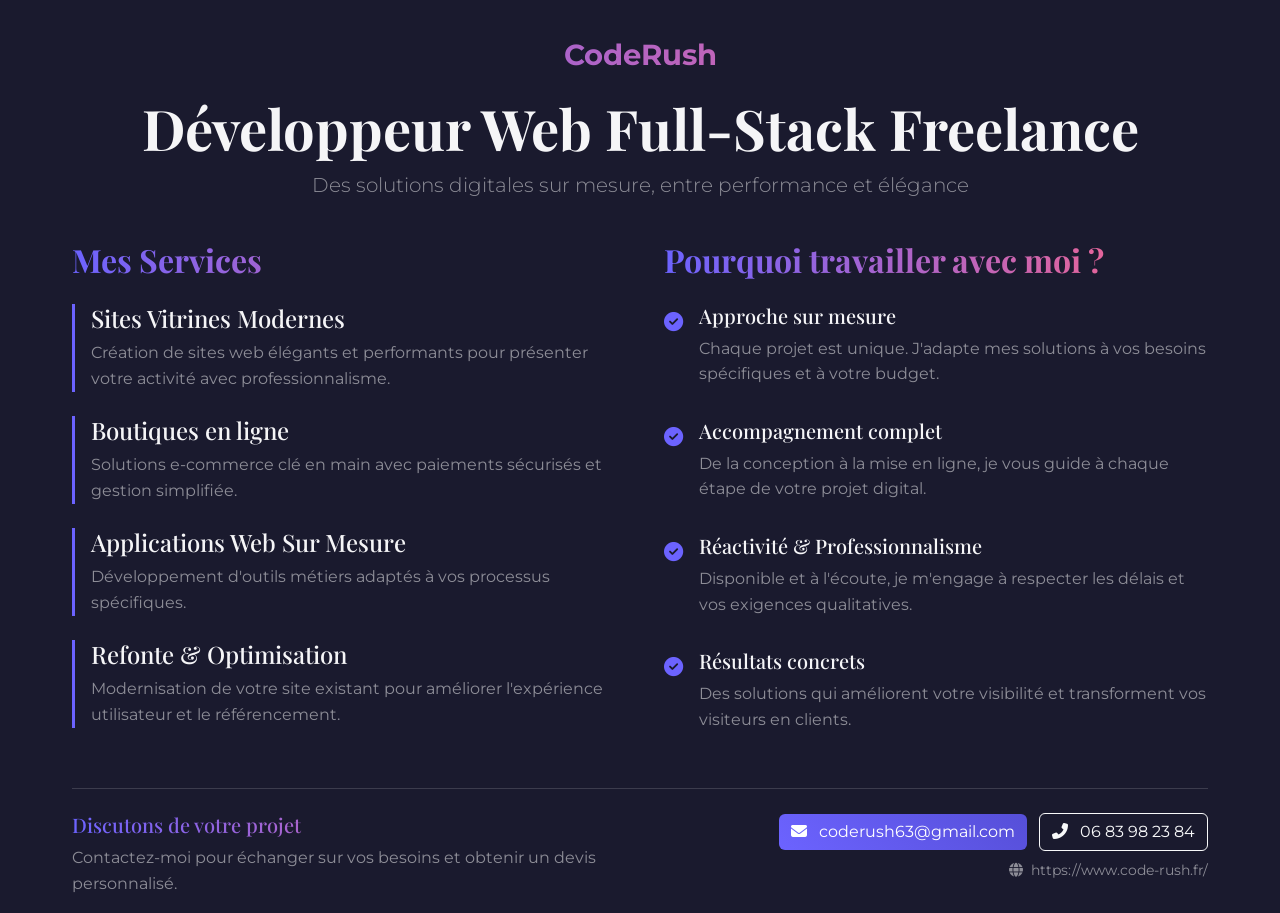
<file: divers/Plaquette.html>
<!DOCTYPE html>
<html lang="fr">
<head>
    <meta charset="UTF-8">
    <meta name="viewport" content="width=device-width, initial-scale=1.0">
    <title>CodeRush | Développeur Web Freelance</title>
    <link href="https://cdn.jsdelivr.net/npm/bootstrap@5.3.0/dist/css/bootstrap.min.css" rel="stylesheet">
    <link rel="stylesheet" href="https://cdnjs.cloudflare.com/ajax/libs/font-awesome/6.4.0/css/all.min.css">
    <link href="https://fonts.googleapis.com/css2?family=Montserrat:wght@400;500;600;700&family=Playfair+Display:wght@700&display=swap" rel="stylesheet">
    <style>
        :root {
            --primary: #6C63FF;
            --primary-dark: #564FD8;
            --secondary: #FF6584;
            --dark: #1A1A2E;
            --light: #F5F5F7;
            --glass: rgba(255, 255, 255, 0.15);
        }

        body {
            font-family: 'Montserrat', sans-serif;
            background-color: var(--dark);
            color: var(--light);
            line-height: 1.6;
            height: 100vh;
            overflow: hidden;
            padding: 0;
            margin: 0;
        }

        .plaquette-container {
            width: 100%;
            height: 100vh;
            display: flex;
            flex-direction: column;
            padding: 2rem;
            max-width: 1200px;
            margin: 0 auto;
        }

        h1, h2, h3 {
            font-family: 'Playfair Display', serif;
            font-weight: 700;
        }

        .text-gradient {
            background: linear-gradient(90deg, var(--primary), var(--secondary));
            -webkit-background-clip: text;
            background-clip: text;
            color: transparent;
        }

        .btn-gradient {
            background: linear-gradient(45deg, var(--primary), var(--primary-dark));
            border: none;
            color: white;
            transition: all 0.4s ease;
        }

        .btn-gradient:hover {
            transform: translateY(-3px);
            box-shadow: 0 10px 20px rgba(108, 99, 255, 0.3);
        }

        .check-item {
            display: flex;
            align-items: flex-start;
            margin-bottom: 1rem;
        }

        .check-icon {
            color: var(--primary);
            margin-right: 1rem;
            font-size: 1.2rem;
            margin-top: 0.2rem;
        }

        .service-card {
            border-left: 3px solid var(--primary);
            padding-left: 1rem;
            margin-bottom: 1.5rem;
        }

        .logo {
            font-size: 1.8rem;
            font-weight: 700;
            margin-bottom: 1rem;
        }

        .contact-info {
            margin-top: auto;
            border-top: 1px solid var(--glass);
        }

        .bg-glass {
            background: rgba(255, 255, 255, 0.05);
            backdrop-filter: blur(10px);
            border: 1px solid rgba(255, 255, 255, 0.1);
        }

        @media print {
            body {
                background-color: white !important;
                color: #333 !important;
                height: auto;
                overflow: visible;
            }
            
            .plaquette-container {
                height: auto;
                page-break-after: always;
            }
            
            .text-gradient {
                color: var(--primary) !important;
                background: none !important;
            }
            
            .btn-gradient {
                background: var(--primary) !important;
                -webkit-print-color-adjust: exact;
                print-color-adjust: exact;
            }
            
            .contact-info {
                border-top: 1px solid #eee !important;
            }
            
            .service-card {
                border-left: 3px solid var(--primary) !important;
            }
            
            .check-icon {
                color: var(--primary) !important;
            }
        }
    </style>
</head>
<body>
    <div class="plaquette-container">
        <!-- En-tête -->
        <header class="text-center mb-4">
            <div class="logo text-gradient">CodeRush</div>
            <h1 class="display-4 fw-bold mb-2">Développeur Web Full-Stack Freelance</h1>
            <p class="lead text-white-50">Des solutions digitales sur mesure, entre performance et élégance</p>
        </header>

        <div class="row flex-grow-1">
            <!-- Colonne de gauche -->
            <div class="col-md-6 pe-md-4">
                <h2 class="text-gradient mb-4">Mes Services</h2>
                
                <div class="service-card">
                    <h3 class="h4">Sites Vitrines Modernes</h3>
                    <p class="text-white-50">Création de sites web élégants et performants pour présenter votre activité avec professionnalisme.</p>
                </div>
                
                <div class="service-card">
                    <h3 class="h4">Boutiques en ligne</h3>
                    <p class="text-white-50">Solutions e-commerce clé en main avec paiements sécurisés et gestion simplifiée.</p>
                </div>
                
                <div class="service-card">
                    <h3 class="h4">Applications Web Sur Mesure</h3>
                    <p class="text-white-50">Développement d'outils métiers adaptés à vos processus spécifiques.</p>
                </div>
                
                <div class="service-card">
                    <h3 class="h4">Refonte & Optimisation</h3>
                    <p class="text-white-50">Modernisation de votre site existant pour améliorer l'expérience utilisateur et le référencement.</p>
                </div>
            </div>
            
            <!-- Colonne de droite -->
            <div class="col-md-6 ps-md-4">
                <h2 class="text-gradient mb-4">Pourquoi travailler avec moi ?</h2>
                
                <div class="check-item">
                    <div class="check-icon"><i class="fas fa-check-circle"></i></div>
                    <div>
                        <h3 class="h5">Approche sur mesure</h3>
                        <p class="text-white-50">Chaque projet est unique. J'adapte mes solutions à vos besoins spécifiques et à votre budget.</p>
                    </div>
                </div>
                
                <div class="check-item">
                    <div class="check-icon"><i class="fas fa-check-circle"></i></div>
                    <div>
                        <h3 class="h5">Accompagnement complet</h3>
                        <p class="text-white-50">De la conception à la mise en ligne, je vous guide à chaque étape de votre projet digital.</p>
                    </div>
                </div>
                
                <div class="check-item">
                    <div class="check-icon"><i class="fas fa-check-circle"></i></div>
                    <div>
                        <h3 class="h5">Réactivité & Professionnalisme</h3>
                        <p class="text-white-50">Disponible et à l'écoute, je m'engage à respecter les délais et vos exigences qualitatives.</p>
                    </div>
                </div>
                
                <div class="check-item">
                    <div class="check-icon"><i class="fas fa-check-circle"></i></div>
                    <div>
                        <h3 class="h5">Résultats concrets</h3>
                        <p class="text-white-50">Des solutions qui améliorent votre visibilité et transforment vos visiteurs en clients.</p>
                    </div>
                </div>
            </div>
        </div>
        
        <!-- Pied de page -->
        <footer class="contact-info mt-4 pt-4">
            <div class="row">
                <div class="col-md-6 mb-3 mb-md-0">
                    <h3 class="h5 text-gradient">Discutons de votre projet</h3>
                    <p class="text-white-50">Contactez-moi pour échanger sur vos besoins et obtenir un devis personnalisé.</p>
                </div>
                <div class="col-md-6 text-md-end">
                    <a href="mailto:coderush63@gmail.com" class="btn btn-gradient me-2">
                        <i class="fas fa-envelope me-2"></i> coderush63@gmail.com
                    </a>
                    <a href="tel:+33683982384" class="btn btn-outline-light">
                        <i class="fas fa-phone-alt me-2"></i> 06 83 98 23 84
                    </a>
                    <p class="mt-2 text-white-50 small"><i class="fas fa-globe me-1"></i> https://www.code-rush.fr/</p>
                </div>
            </div>
        </footer>
    </div>
</body>
</html>
</file>
<file: css/site.css>
﻿        :root {
            --primary: #7c74ff;
            --primary-strong: #6C63FF;
            --primary-dark: #4d44d6;
            --secondary: #ff6584;
            --accent: #22d3ee;
            --bg: #0a0a12;
            --bg-soft: #101020;
            --surface: rgba(255, 255, 255, 0.04);
            --surface-strong: rgba(255, 255, 255, 0.07);
            --border: rgba(255, 255, 255, 0.09);
            --border-strong: rgba(255, 255, 255, 0.16);
            --text: #ecebf5;
            --muted: #9d9db4;
            --radius: 1.25rem;
        }

        * { box-sizing: border-box; }

        html {
            overflow-x: hidden;
            scroll-behavior: smooth;
            scroll-padding-top: 90px;
        }

        body {
            font-family: 'Inter', system-ui, sans-serif;
            background-color: var(--bg);
            color: var(--text);
            overflow-x: hidden;
            width: 100%;
            position: relative;
            padding-top: 76px;
            line-height: 1.65;
            -webkit-font-smoothing: antialiased;
        }

        h1, h2, h3, h4, .display-1, .display-2, .display-3, .display-4 {
            font-family: 'Sora', sans-serif;
            font-weight: 700;
            line-height: 1.25;
            letter-spacing: -0.02em;
        }

        ::selection { background: rgba(108, 99, 255, 0.4); color: #fff; }

        :focus-visible {
            outline: 2px solid var(--primary);
            outline-offset: 3px;
            border-radius: 4px;
        }

        /* ===== Décor de fond ===== */
        .bg-decor {
            position: fixed;
            inset: 0;
            z-index: -2;
            overflow: hidden;
            pointer-events: none;
        }

        .bg-decor::before {
            content: '';
            position: absolute;
            inset: 0;
            background-image:
                linear-gradient(rgba(255,255,255,0.025) 1px, transparent 1px),
                linear-gradient(90deg, rgba(255,255,255,0.025) 1px, transparent 1px);
            background-size: 56px 56px;
            mask-image: radial-gradient(ellipse 90% 60% at 50% 0%, black 30%, transparent 80%);
            -webkit-mask-image: radial-gradient(ellipse 90% 60% at 50% 0%, black 30%, transparent 80%);
        }

        .aurora {
            position: absolute;
            width: 640px;
            height: 640px;
            border-radius: 50%;
            filter: blur(90px);
            opacity: 0.5;
        }

        .aurora-1 {
            top: -260px;
            left: -160px;
            background: radial-gradient(circle, rgba(108, 99, 255, 0.35) 0%, transparent 65%);
        }

        .aurora-2 {
            top: 30%;
            right: -280px;
            background: radial-gradient(circle, rgba(34, 211, 238, 0.14) 0%, transparent 65%);
        }

        .aurora-3 {
            bottom: -300px;
            left: 20%;
            background: radial-gradient(circle, rgba(255, 101, 132, 0.13) 0%, transparent 65%);
        }

        /* ===== Barre de progression ===== */
        .scroll-progress {
            position: fixed;
            top: 0;
            left: 0;
            height: 3px;
            width: 0%;
            background: linear-gradient(90deg, var(--primary-strong), var(--secondary));
            z-index: 2000;
            transition: width 0.1s linear;
        }

        /* ===== Sections ===== */
        section {
            width: 100%;
            overflow: hidden;
            position: relative;
            padding: 6.5rem 0;
        }

        .section-eyebrow {
            display: inline-flex;
            align-items: center;
            gap: 0.5rem;
            font-size: 0.8rem;
            font-weight: 600;
            letter-spacing: 0.12em;
            text-transform: uppercase;
            color: var(--primary);
            background: rgba(108, 99, 255, 0.1);
            border: 1px solid rgba(108, 99, 255, 0.25);
            border-radius: 999px;
            padding: 0.4rem 1rem;
            margin-bottom: 1.25rem;
        }

        .section-lead {
            color: var(--muted);
            max-width: 640px;
            margin-inline: auto;
        }

        /* ===== Composants communs ===== */
        .glass {
            background: var(--surface);
            backdrop-filter: blur(14px);
            -webkit-backdrop-filter: blur(14px);
            border: 1px solid var(--border);
            transition: transform 0.35s ease, border-color 0.35s ease, background 0.35s ease, box-shadow 0.35s ease;
        }

        .lift:hover {
            transform: translateY(-6px);
            border-color: var(--border-strong);
            background: var(--surface-strong);
            box-shadow: 0 20px 40px -20px rgba(0, 0, 0, 0.6);
        }

        .text-gradient {
            background: linear-gradient(92deg, #a29bff 0%, var(--primary-strong) 40%, var(--secondary) 100%);
            -webkit-background-clip: text;
            background-clip: text;
            color: transparent;
        }

        .btn-gradient {
            background: linear-gradient(45deg, var(--primary-strong), var(--primary-dark));
            border: none;
            color: #fff;
            font-weight: 600;
            box-shadow: 0 8px 24px -8px rgba(108, 99, 255, 0.55);
            transition: transform 0.25s ease, box-shadow 0.25s ease, filter 0.25s ease;
        }

        .btn-gradient:hover {
            transform: translateY(-2px);
            box-shadow: 0 14px 30px -8px rgba(108, 99, 255, 0.65);
            filter: brightness(1.08);
            color: #fff;
        }

        .btn-ghost {
            border: 1px solid var(--border-strong);
            color: var(--text);
            background: transparent;
            font-weight: 600;
            transition: all 0.25s ease;
        }

        .btn-ghost:hover {
            border-color: var(--primary);
            color: #fff;
            background: rgba(108, 99, 255, 0.12);
        }

        .chip {
            display: inline-flex;
            align-items: center;
            gap: 0.4rem;
            font-size: 0.8rem;
            font-weight: 600;
            padding: 0.35rem 0.85rem;
            border-radius: 999px;
            background: var(--surface-strong);
            border: 1px solid var(--border);
            color: var(--text);
        }

        .chip i { color: var(--primary); }

        /* ===== Navbar ===== */
        .navbar {
            transition: all 0.3s ease;
            z-index: 1030;
            padding: 0.65rem 1rem;
        }

        .navbar .container {
            max-width: 1140px;
            background: rgba(16, 16, 32, 0.72);
            border: 1px solid var(--border);
            border-radius: 999px;
            padding: 0.5rem 1.25rem;
            backdrop-filter: blur(16px);
            -webkit-backdrop-filter: blur(16px);
            transition: all 0.3s ease;
        }

        .navbar.scrolled .container {
            background: rgba(16, 16, 32, 0.92);
            box-shadow: 0 10px 30px -12px rgba(0, 0, 0, 0.6);
        }

        .navbar-brand {
            font-family: 'Sora', sans-serif;
            font-size: 1.35rem;
            white-space: nowrap;
            display: inline-flex;
            align-items: center;
            gap: 0.5rem;
        }

        .brand-dot {
            width: 10px;
            height: 10px;
            border-radius: 3px;
            background: linear-gradient(135deg, var(--primary-strong), var(--secondary));
            box-shadow: 0 0 12px rgba(108, 99, 255, 0.8);
        }

        .navbar-toggler {
            border: 1px solid var(--border-strong);
            padding: 0.45rem 0.6rem;
            box-shadow: none !important;
        }

        .navbar-toggler-icon {
            background-image: url("data:image/svg+xml,%3csvg xmlns='http://www.w3.org/2000/svg' viewBox='0 0 30 30'%3e%3cpath stroke='rgba%28255, 255, 255, 0.85%29' stroke-linecap='round' stroke-miterlimit='10' stroke-width='2' d='M4 7h22M4 15h22M4 23h22'/%3e%3c/svg%3e") !important;
            width: 1.25em;
            height: 1.25em;
        }

        .navbar-collapse {
            margin-top: 0.75rem;
        }

        @media (max-width: 991.98px) {
            .navbar .container {
                border-radius: 1.25rem;
            }
            .navbar-collapse {
                background: rgba(16, 16, 32, 0.97);
                border: 1px solid var(--border);
                border-radius: 1rem;
                padding: 1rem;
            }
        }

        .dropdown-menu {
            background: rgba(16, 16, 32, 0.97);
            border: 1px solid var(--border);
            border-radius: 1rem;
            padding: 0.5rem;
            backdrop-filter: blur(16px);
            -webkit-backdrop-filter: blur(16px);
            box-shadow: 0 14px 40px -12px rgba(0, 0, 0, 0.65);
        }

        .dropdown-item {
            color: var(--muted);
            border-radius: 0.6rem;
            padding: 0.55rem 1rem;
            font-size: 0.95rem;
            transition: all 0.2s ease;
        }

        .dropdown-item:hover,
        .dropdown-item:focus {
            background: rgba(108, 99, 255, 0.15);
            color: #fff;
        }

        @media (min-width: 992px) {
            .navbar .dropdown-menu {
                margin-top: 0.75rem;
            }
        }

        .nav-link {
            position: relative;
            padding: 0.5rem 0.9rem !important;
            color: var(--muted) !important;
            font-weight: 500;
            font-size: 0.95rem;
            border-radius: 999px;
            transition: color 0.25s ease, background 0.25s ease;
        }

        .nav-link:hover { color: #fff !important; }

        .nav-link.active {
            color: #fff !important;
            background: rgba(108, 99, 255, 0.16);
        }

        /* ===== Hero ===== */
        #hero {
            min-height: calc(100vh - 76px);
            display: flex;
            align-items: center;
            position: relative;
            padding: 5rem 0;
        }

        .hero-badge {
            display: inline-flex;
            align-items: center;
            gap: 0.6rem;
            font-size: 0.85rem;
            font-weight: 500;
            color: var(--text);
            background: var(--surface);
            border: 1px solid var(--border);
            padding: 0.5rem 1.1rem;
            border-radius: 999px;
        }

        .pulse-dot {
            width: 8px;
            height: 8px;
            border-radius: 50%;
            background: #34d399;
            box-shadow: 0 0 0 0 rgba(52, 211, 153, 0.6);
            animation: pulse 2s infinite;
        }

        @keyframes pulse {
            0% { box-shadow: 0 0 0 0 rgba(52, 211, 153, 0.55); }
            70% { box-shadow: 0 0 0 9px rgba(52, 211, 153, 0); }
            100% { box-shadow: 0 0 0 0 rgba(52, 211, 153, 0); }
        }

        #hero h1 {
            font-size: clamp(2.2rem, 5vw, 3.6rem);
            font-weight: 800;
        }

        .hero-stats {
            display: flex;
            gap: 2.5rem;
            flex-wrap: wrap;
            margin-top: 2.5rem;
        }

        .hero-stat .num {
            font-family: 'Sora', sans-serif;
            font-size: 1.7rem;
            font-weight: 700;
            color: #fff;
        }

        .hero-stat .num span { color: var(--primary); }

        .hero-stat .lbl {
            font-size: 0.85rem;
            color: var(--muted);
        }

        /* Fenêtre code (hero visuel) */
        .code-window {
            background: #0d0d1a;
            border: 1px solid var(--border-strong);
            border-radius: var(--radius);
            box-shadow: 0 30px 80px -30px rgba(108, 99, 255, 0.35), 0 20px 50px -20px rgba(0,0,0,0.7);
            overflow: hidden;
            max-width: 520px;
            margin-inline: auto;
        }

        .code-window-bar {
            display: flex;
            align-items: center;
            gap: 0.5rem;
            padding: 0.75rem 1rem;
            background: rgba(255, 255, 255, 0.04);
            border-bottom: 1px solid var(--border);
        }

        .code-dot { width: 11px; height: 11px; border-radius: 50%; }
        .code-dot:nth-child(1) { background: #ff5f57; }
        .code-dot:nth-child(2) { background: #febc2e; }
        .code-dot:nth-child(3) { background: #28c840; }
        .code-file {
            margin-left: auto;
            font-size: 0.75rem;
            color: var(--muted);
            font-family: ui-monospace, 'Cascadia Code', 'Fira Code', monospace;
        }

        .code-window pre {
            margin: 0;
            padding: 1.25rem 1.4rem;
            font-family: ui-monospace, 'Cascadia Code', 'Fira Code', monospace;
            font-size: 0.82rem;
            line-height: 1.8;
            color: #c8c8e0;
        }

        .c-kw { color: #c792ea; }
        .c-fn { color: #82aaff; }
        .c-str { color: #c3e88d; }
        .c-prop { color: #f78c6c; }
        .c-com { color: #5c6379; font-style: italic; }

        .float-anim { animation: float 7s ease-in-out infinite; }

        @keyframes float {
            0%, 100% { transform: translateY(0); }
            50% { transform: translateY(-14px); }
        }

        /* ===== About ===== */
        .about-photo {
            border-radius: var(--radius);
            border: 1px solid var(--border-strong);
            box-shadow: 0 30px 60px -25px rgba(0, 0, 0, 0.7);
            width: 100%;
            height: auto;
            object-fit: cover;
        }

        .stack-group h3 {
            font-size: 0.8rem;
            text-transform: uppercase;
            letter-spacing: 0.1em;
            color: var(--muted);
            margin-bottom: 0.75rem;
        }

        .about-list li {
            display: flex;
            align-items: flex-start;
            gap: 0.9rem;
            margin-bottom: 1rem;
            color: var(--muted);
        }

        .about-list i {
            color: var(--primary);
            margin-top: 0.3rem;
            width: 1.1rem;
            text-align: center;
        }

        .about-list strong { color: var(--text); }

        /* ===== Tarifs ===== */
        .price-card {
            position: relative;
            padding: 2rem 1.8rem;
            height: 100%;
            border-radius: var(--radius);
            display: flex;
            flex-direction: column;
        }

        .price-card.price-featured {
            border-color: rgba(108, 99, 255, 0.55);
            box-shadow: 0 24px 60px -22px rgba(108, 99, 255, 0.45);
        }

        .price-badge {
            position: absolute;
            top: -14px;
            left: 50%;
            transform: translateX(-50%);
            background: linear-gradient(135deg, var(--primary-strong), var(--primary-dark));
            color: #fff;
            font-size: .72rem;
            font-weight: 600;
            letter-spacing: .04em;
            padding: .35rem .95rem;
            box-shadow: 0 8px 18px -6px rgba(108, 99, 255, 0.6);
        }

        .price-value {
            font-size: 2.4rem;
            font-weight: 800;
            line-height: 1.05;
            color: #fff;
        }

        .price-unit {
            color: var(--muted);
            font-size: .82rem;
        }

        .price-card ul {
            list-style: none;
            padding-left: 0;
            margin: 0;
        }

        .price-card ul li {
            position: relative;
            padding-left: 1.5rem;
            margin-bottom: .5rem;
            font-size: .88rem;
            color: var(--muted);
        }

        .price-card ul li i {
            position: absolute;
            left: 0;
            top: .18rem;
            color: var(--secondary);
        }

        .price-card .btn {
            margin-top: auto;
            align-self: flex-start;
        }

        .btn-ghost {
            border: 1px solid rgba(255, 255, 255, 0.18);
            color: #ecebf5;
            background: transparent;
            font-weight: 500;
            transition: border-color .25s ease, background .25s ease;
        }

        .btn-ghost:hover {
            border-color: var(--primary-strong);
            color: #fff;
            background: rgba(108, 99, 255, 0.12);
        }

        /* ===== Services ===== */
        .service-card {
            position: relative;
            padding: 1.9rem;
            height: 100%;
            border-radius: var(--radius);
            overflow: hidden;
        }

        .service-card::after {
            content: '';
            position: absolute;
            top: 0;
            left: 0;
            right: 0;
            height: 3px;
            background: linear-gradient(90deg, var(--primary-strong), var(--secondary));
            opacity: 0;
            transition: opacity 0.35s ease;
        }

        .service-card:hover::after { opacity: 1; }

        .service-icon {
            display: inline-flex;
            align-items: center;
            justify-content: center;
            width: 54px;
            height: 54px;
            border-radius: 14px;
            font-size: 1.35rem;
            color: #fff;
            background: linear-gradient(135deg, var(--primary-strong), var(--primary-dark));
            box-shadow: 0 10px 24px -8px rgba(108, 99, 255, 0.5);
            margin-bottom: 1.25rem;
        }

        .service-card h3 { font-size: 1.15rem; margin-bottom: 0.65rem; }

        .service-card p { color: var(--muted); font-size: 0.92rem; margin-bottom: 1rem; }

        .service-card ul {
            color: var(--muted);
            font-size: 0.85rem;
            padding-left: 0;
            margin: 0;
        }

        .service-card ul li {
            list-style: none;
            padding-left: 1.2rem;
            position: relative;
            margin-bottom: 0.35rem;
        }

        .service-card ul li::before {
            content: '\f00c';
            font-family: 'Font Awesome 6 Free';
            font-weight: 900;
            position: absolute;
            left: 0;
            top: 0;
            font-size: 0.7rem;
            color: var(--primary);
        }

        /* ===== Projets ===== */
        .filter-btn {
            border: 1px solid var(--border);
            background: var(--surface);
            color: var(--muted);
            font-weight: 600;
            font-size: 0.88rem;
            padding: 0.5rem 1.25rem;
            border-radius: 999px;
            transition: all 0.25s ease;
        }

        .filter-btn:hover { color: #fff; border-color: var(--border-strong); }

        .filter-btn.active {
            color: #fff;
            background: linear-gradient(45deg, var(--primary-strong), var(--primary-dark));
            border-color: transparent;
            box-shadow: 0 8px 20px -8px rgba(108, 99, 255, 0.6);
        }

        .project-item { transition: opacity 0.35s ease, transform 0.35s ease; }
        .project-item.is-hidden { display: none; }

        /* Cartes mises en avant (sans image) */
        .featured-card {
            position: relative;
            border-radius: calc(var(--radius) + 4px);
            overflow: hidden;
            height: 100%;
        }

        .featured-visual {
            position: relative;
            min-height: 230px;
            display: flex;
            align-items: flex-end;
            padding: 1.75rem;
            overflow: hidden;
        }

        .featured-visual::before {
            content: '';
            position: absolute;
            inset: 0;
            background-image:
                linear-gradient(rgba(255,255,255,0.05) 1px, transparent 1px),
                linear-gradient(90deg, rgba(255,255,255,0.05) 1px, transparent 1px);
            background-size: 34px 34px;
            mask-image: radial-gradient(ellipse at 70% 30%, black, transparent 75%);
            -webkit-mask-image: radial-gradient(ellipse at 70% 30%, black, transparent 75%);
        }

        .visual-krafelio {
            background: linear-gradient(135deg, #17143a 0%, #2a2470 55%, #6C63FF 130%);
        }

        .visual-khaldrun {
            background: linear-gradient(135deg, #161032 0%, #3b1f5e 55%, #7a3db8 130%);
        }

        /* Visuel photo (capture du site) */
        .visual-photo {
            position: relative;
            min-height: 280px;
        }

        .visual-photo .visual-img {
            position: absolute;
            inset: 0;
            width: 100%;
            height: 100%;
            object-fit: cover;
            object-position: top center;
        }

        .visual-photo::after {
            content: '';
            position: absolute;
            inset: 0;
            background: linear-gradient(180deg, rgba(10, 10, 18, 0) 40%, rgba(10, 10, 18, 0.85) 100%);
        }

        .visual-photo .visual-caption {
            position: relative;
            z-index: 1;
        }

        .featured-glyph {
            position: absolute;
            top: -25px;
            right: -15px;
            font-size: 11rem;
            opacity: 0.14;
            color: #fff;
            transform: rotate(-12deg);
            pointer-events: none;
        }

        .featured-visual h3 {
            position: relative;
            font-size: 2rem;
            font-weight: 800;
            margin: 0;
        }

        .featured-visual .featured-sub {
            position: relative;
            color: rgba(255, 255, 255, 0.75);
            font-size: 0.95rem;
            margin-top: 0.25rem;
        }

        .featured-body {
            padding: 1.6rem 1.75rem 1.75rem;
            background: var(--surface);
            backdrop-filter: blur(14px);
        }

        .featured-body p { color: var(--muted); font-size: 0.93rem; }

        .modules-chips { display: flex; flex-wrap: wrap; gap: 0.45rem; }

        .status-pill {
            display: inline-flex;
            align-items: center;
            gap: 0.45rem;
            font-size: 0.78rem;
            font-weight: 600;
            padding: 0.3rem 0.8rem;
            border-radius: 999px;
        }

        .status-dev { background: rgba(251, 191, 36, 0.12); color: #fbbf24; border: 1px solid rgba(251, 191, 36, 0.3); }
        .status-live { background: rgba(52, 211, 153, 0.12); color: #34d399; border: 1px solid rgba(52, 211, 153, 0.3); }

        /* Cartes projets classiques */
        .project-card {
            display: flex;
            flex-direction: column;
            height: 100%;
            border-radius: var(--radius);
            overflow: hidden;
        }

        .project-media {
            position: relative;
            height: 210px;
            overflow: hidden;
            flex-shrink: 0;
        }

        .project-img {
            width: 100%;
            height: 100%;
            object-fit: cover;
            transition: transform 0.6s ease;
        }

        .project-card:hover .project-img { transform: scale(1.06); }

        .project-cat {
            position: absolute;
            top: 0.9rem;
            left: 0.9rem;
            font-size: 0.72rem;
            font-weight: 600;
            letter-spacing: 0.06em;
            text-transform: uppercase;
            color: #fff;
            background: rgba(10, 10, 18, 0.72);
            border: 1px solid var(--border-strong);
            backdrop-filter: blur(8px);
            padding: 0.3rem 0.75rem;
            border-radius: 999px;
        }

        .project-body {
            padding: 1.4rem 1.5rem 1.5rem;
            display: flex;
            flex-direction: column;
            flex-grow: 1;
        }

        .project-body h3 { font-size: 1.12rem; margin-bottom: 0.5rem; }

        .project-body p { color: var(--muted); font-size: 0.9rem; margin-bottom: 1rem; }

        .project-tags {
            margin-top: auto;
            display: flex;
            flex-wrap: wrap;
            gap: 0.4rem;
        }

        .tag {
            font-size: 0.75rem;
            font-weight: 600;
            padding: 0.28rem 0.7rem;
            border-radius: 999px;
            background: rgba(108, 99, 255, 0.14);
            border: 1px solid rgba(108, 99, 255, 0.28);
            color: #b3adff;
        }

        .project-link {
            color: var(--muted);
            font-size: 0.88rem;
            font-weight: 600;
            text-decoration: none;
            display: inline-flex;
            align-items: center;
            gap: 0.45rem;
            transition: color 0.25s ease, gap 0.25s ease;
        }

        .project-link:hover { color: var(--primary); gap: 0.7rem; }

        /* ===== Contact ===== */
        .contact-item {
            display: flex;
            align-items: center;
            gap: 1rem;
            margin-bottom: 1.4rem;
        }

        .contact-icon {
            display: inline-flex;
            align-items: center;
            justify-content: center;
            width: 48px;
            height: 48px;
            flex-shrink: 0;
            border-radius: 14px;
            color: #fff;
            font-size: 1.05rem;
            background: linear-gradient(135deg, var(--primary-strong), var(--primary-dark));
            box-shadow: 0 8px 20px -6px rgba(108, 99, 255, 0.5);
        }

        .contact-item h3 { font-size: 0.8rem; text-transform: uppercase; letter-spacing: 0.08em; color: var(--muted); margin-bottom: 0.15rem; }
        .contact-item p { margin: 0; font-weight: 500; }
        .contact-item a { color: var(--text); text-decoration: none; transition: color 0.25s ease; }
        .contact-item a:hover { color: var(--primary); }

        .form-control, .form-label { font-size: 0.95rem; }

        .form-control {
            background: rgba(255, 255, 255, 0.04);
            border: 1px solid var(--border-strong);
            color: var(--text);
            padding: 0.8rem 1rem;
            border-radius: 0.9rem;
        }

        .form-control:focus {
            background: rgba(255, 255, 255, 0.07);
            border-color: var(--primary);
            color: #fff;
            box-shadow: 0 0 0 0.22rem rgba(108, 99, 255, 0.22);
        }

        .form-control::placeholder { color: rgba(255, 255, 255, 0.35); }

        .social-btn {
            display: inline-flex;
            align-items: center;
            justify-content: center;
            width: 42px;
            height: 42px;
            border-radius: 12px;
            border: 1px solid var(--border-strong);
            color: var(--muted);
            transition: all 0.25s ease;
        }

        .social-btn:hover {
            color: #fff;
            border-color: var(--primary);
            background: rgba(108, 99, 255, 0.15);
            transform: translateY(-3px);
        }

        /* ===== Footer ===== */
        footer {
            background: #07070d;
            border-top: 1px solid var(--border);
            padding: 3.5rem 0 2.5rem;
        }

        .footer-link {
            color: var(--muted);
            text-decoration: none;
            font-size: 0.92rem;
            transition: color 0.25s ease;
        }

        .footer-link:hover { color: var(--primary); }

        /* ===== Retour en haut ===== */
        .back-top {
            position: fixed;
            bottom: 1.5rem;
            right: 1.5rem;
            width: 44px;
            height: 44px;
            border-radius: 12px;
            border: 1px solid var(--border-strong);
            background: rgba(16, 16, 32, 0.85);
            backdrop-filter: blur(10px);
            color: var(--text);
            display: flex;
            align-items: center;
            justify-content: center;
            opacity: 0;
            pointer-events: none;
            transform: translateY(10px);
            transition: all 0.3s ease;
            z-index: 1040;
        }

        .back-top.show {
            opacity: 1;
            pointer-events: auto;
            transform: translateY(0);
        }

        .back-top:hover { border-color: var(--primary); color: var(--primary); }

        /* ===== Révélation au scroll ===== */
        .reveal {
            opacity: 0;
            transform: translateY(26px);
            transition: opacity 0.7s ease, transform 0.7s ease;
        }

        .reveal.visible {
            opacity: 1;
            transform: none;
        }

        @media (prefers-reduced-motion: reduce) {
            html { scroll-behavior: auto; }
            .reveal { opacity: 1; transform: none; transition: none; }
            .float-anim, .pulse-dot { animation: none; }
            .project-img, .lift, .btn-gradient, .btn-ghost, .social-btn { transition: none; }
        }

        /* ===== Responsive ===== */
        @media (max-width: 991.98px) {
            section { padding: 4.5rem 0; }
            .hero-stats { gap: 1.75rem; }
        }

        @media (max-width: 575.98px) {
            body { padding-top: 68px; }
            section { padding: 3.5rem 0; }
            .featured-visual { min-height: 190px; }
            .featured-visual h3 { font-size: 1.6rem; }
            .hero-stats { gap: 1.25rem 2rem; }
        }
</file>
